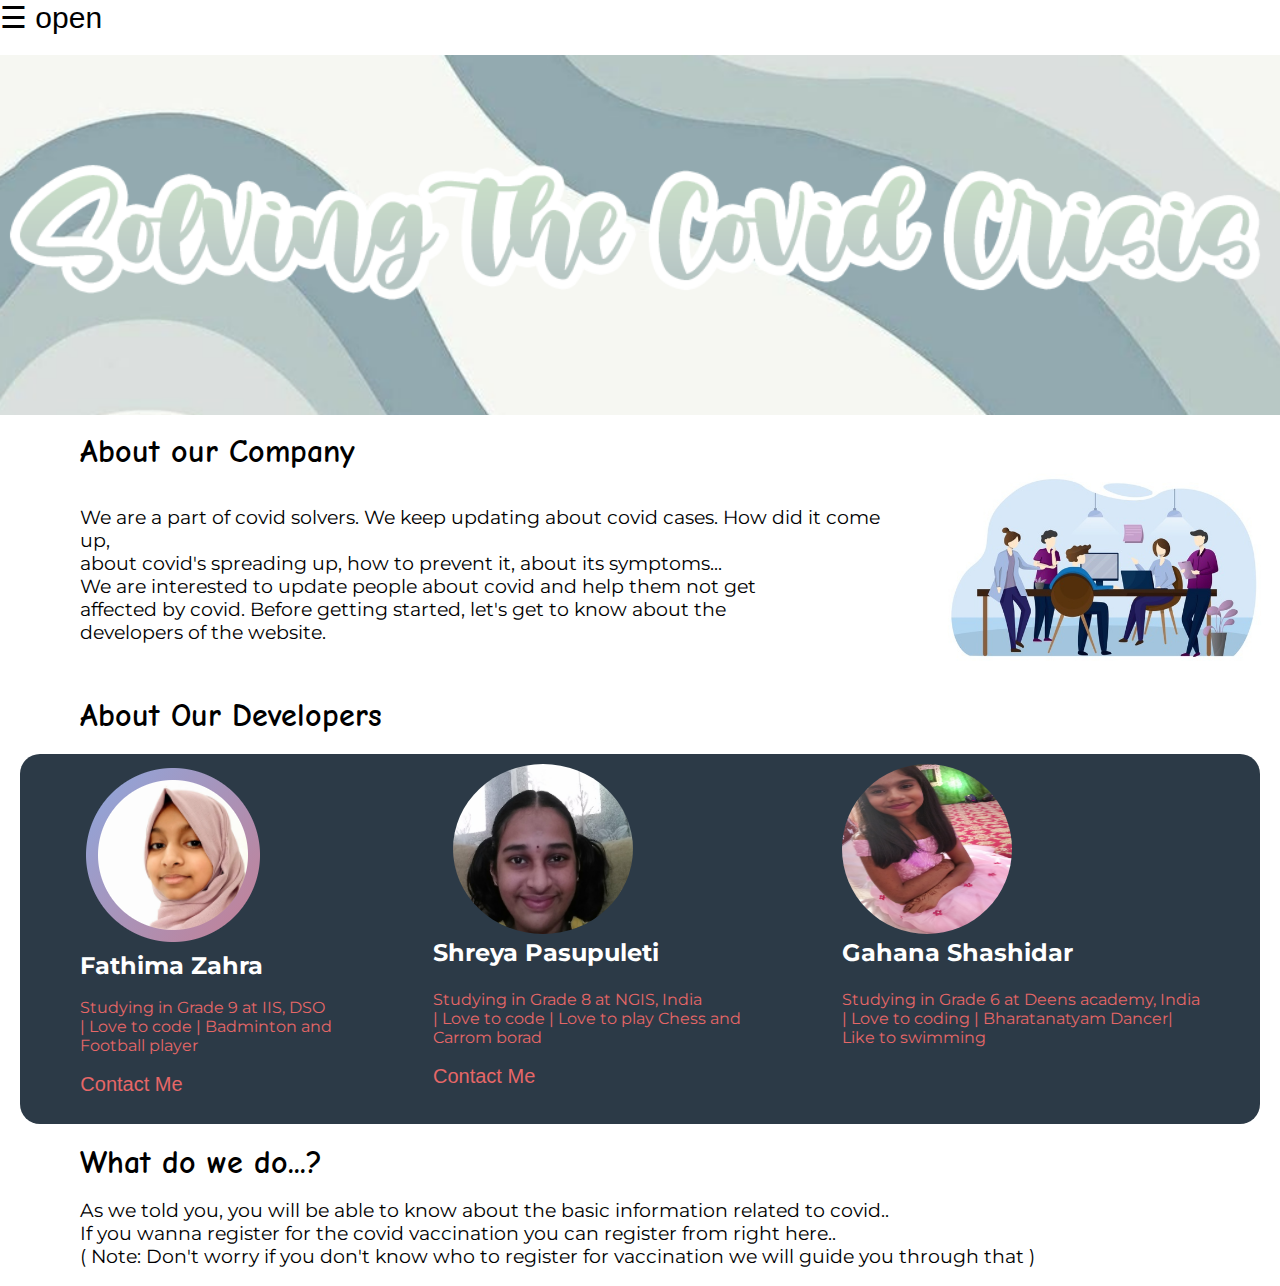
<file: index.html>
<!DOCTYPE html>
<html lang="en">
<head>
    <meta charset="UTF-8">
    <meta http-equiv="X-UA-Compatible" content="IE=edge">
    <meta name="viewport" content="width=device-width, initial-scale=1.0">
    <title>Solving Covid Crises</title>
    <link rel="stylesheet" href="style.css">
</head>
<body>

    <div id="myNav" class="overlay">
        <a href="javascript:void(0)" class="closebtn" onclick="closeNav()">&times;</a>
        <div class="overlay-content">
          <a href="./index.html">Home</a>
          <a href="./evolution.html">Evolution of Coronavirus</a>
          <a href="./in-tracker.html" target="_blank">Covid-19 LiveTracker in India</a>
          <a href="./ae-tracker.html" target="_blank">Covid-19 LiveTracker in UAE</a>
          <a href="#">News</a>
          <a href="./symptoms.html">Symptoms</a>
          <a href="./precautions.html">Precautions</a>
          <a href="./contact.html">Contact Us</a>
        </div>
      </div>
      <h2></h2>
      <span style="font-size:30px;cursor:pointer" onclick="openNav()">&#9776; open</span>

    <header>
    </header>

    <div class="aboutus"><br>
        <h1 id="h10">About our Company</h1><br><br>
        <div id="para-img">
            <p id="about-us">We are a part of covid solvers. We keep updating about covid cases. How did it come up, <br>
                about covid's spreading up, how to prevent it, about its symptoms... <br> 
                We are interested to update people about covid and help them not get <br>
                affected by covid. Before getting started, let's get to know about the <br> 
                developers of the website.
            </p>
            <img src="./assest/team work.jpg" alt="" id="team">
        </div>
    </div>
    <div class="about-developers"><br>
        <h1>About Our Developers</h1>
        <div id="people">
            <div class="fathima people">
                <img src="./assest/image.png" alt="" id="fathima">
                <h2 class="h2">Fathima Zahra</h2><br>
                <p class="p">Studying in Grade 9 at IIS, DSO <br>
                | Love to code | Badminton and <br> Football player</p>
                <br>
                <a href="https://linktr.ee/FathimaZahra" class="contact-me" id="fathiima" target="_blank">Contact Me</a><br>
                <br></div>
            <div class="shreya people">
                <img src="./assest/shreya.jpg" alt="" id="shreya"><br>
                <h2 class="h2">Shreya Pasupuleti</h2><br>
                <p class="p q">Studying in Grade 8 at NGIS, India <br>
                | Love to code | Love to play Chess and <br> Carrom borad</p>
                <br><a href="https://linktr.ee/Shreya_P" class="contact-me" id="me" target="_blank">Contact Me</a>
                <br></div>
            <div class="gahana people">
                <img src="./assest/gahana.jpg" alt="" id="gahana">
                <h2 class="h2">Gahana Shashidar</h2><br>
                <p class="p q r">Studying in Grade 6 at Deens academy, India <br>
                | Love to coding | Bharatanatyam Dancer| <br> Like to swimming </p>
            </div>
        </div>
    </div>

    <div class="services">
        <h1 id="h1">What do we do...?</h1><br>
        <p id="about-us">As we told you, you will be able to know about the basic information related to covid.. <br>
        If you wanna register for the covid vaccination you can register from right here.. <br>
    ( Note: Don't worry if you don't know who to register for vaccination we will guide you through that )</p><br>
    </div>

    <script>
        function openNav() {
  document.getElementById("myNav").style.height = "100%";
}
function closeNav() {
  document.getElementById("myNav").style.height = "0%";
}
    </script>

</body>
</html>
</file>
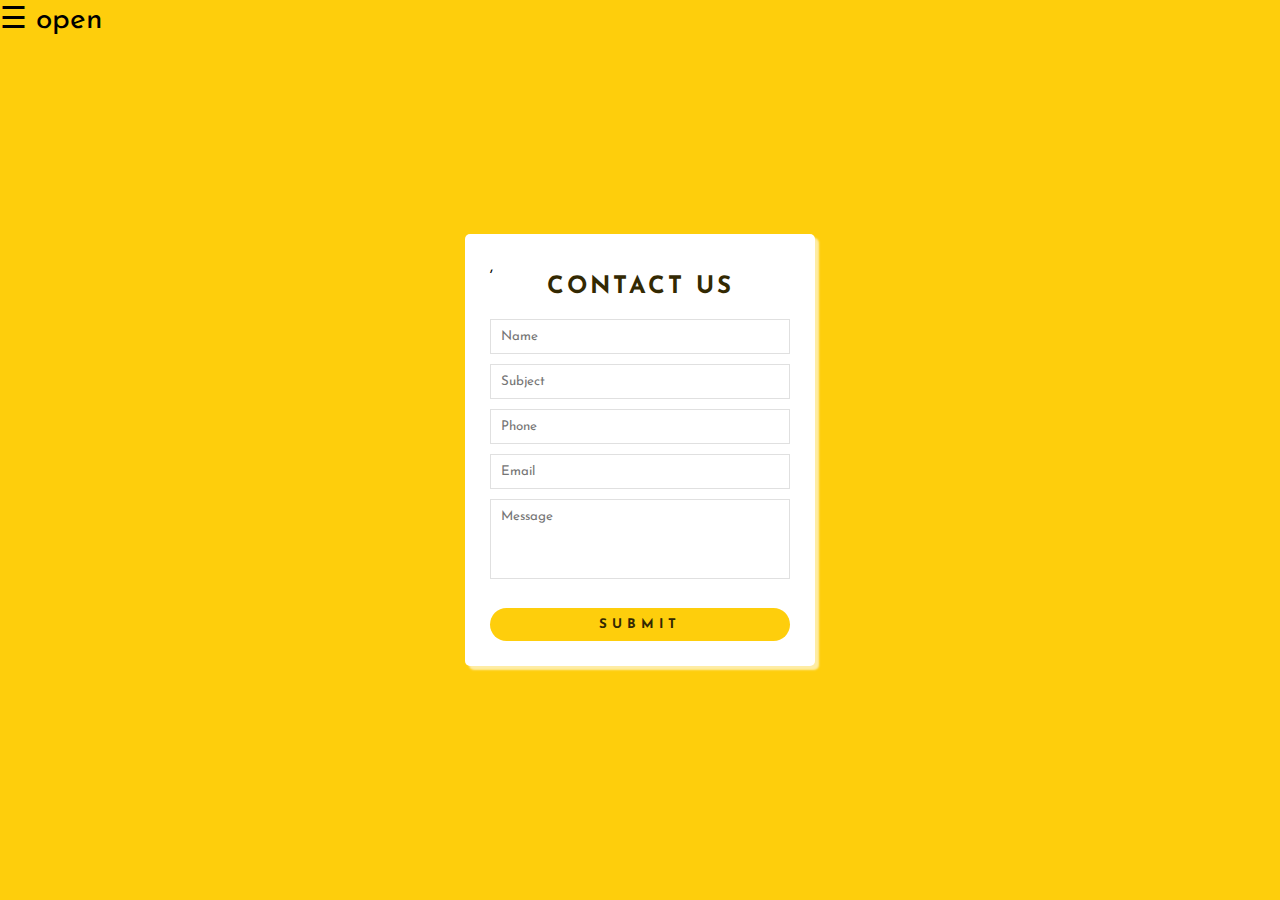
<file: contact.html>
<!DOCTYPE html>
<html lang="en">
<head>
	<meta charset="UTF-8">
	<title>Contact us</title>
	<link rel="stylesheet" href="contact.css">
</head>
<body>

    <div id="myNav" class="overlay">
        <a href="javascript:void(0)" class="closebtn" onclick="closeNav()">&times;</a>
        <div class="overlay-content">
          <a href="./index.html">Home</a>
          <a href="./evolution.html">Evolution of Coronavirus</a>
          <a href="./in-tracker.html">Covid-19 LiveTracker in India</a>
          <a href="./ae-tracker.html">Covid-19 LiveTracker in UAE</a>
          <a href="#">News</a>
          <a href="./symptoms.html">Symptoms</a>
          <a href="./precautions.html">Precautions</a>
          <a href="./contact.html">Contact Us</a>
        </div>
      </div>
      <h2></h2>
      <span style="font-size:30px;cursor:pointer" onclick="openNav()">&#9776; open</span>

<div class="wrapper">,
  <h2>Contact us</h2>
  <div id="error_message"></div>
  <form action="mailto:shreya.p@nextgenschool.in?Subject=My Best Friend Application" method="post" enctype="text/plain" id="myform" onsubmit="return validate();"></form>
    <div class="input_field">
        <input type="text" placeholder="Name" id="name">
    </div>
    <div class="input_field">
        <input type="text" placeholder="Subject" id="subject">
    </div>
    <div class="input_field">
        <input type="text" placeholder="Phone" id="phone">
    </div>
    <div class="input_field">
        <input type="text" placeholder="Email" id="email">
    </div>
    <div class="input_field">
        <textarea placeholder="Message" id="message"></textarea>
    </div>
    <div class="btn">
        <input type="submit">
    </div>
  </form>
</div>

<script>
    function openNav() {
document.getElementById("myNav").style.height = "100%";
}
function closeNav() {
document.getElementById("myNav").style.height = "0%";
}
</script>

<script src="script.js"></script>
</body>
</html>
</file>
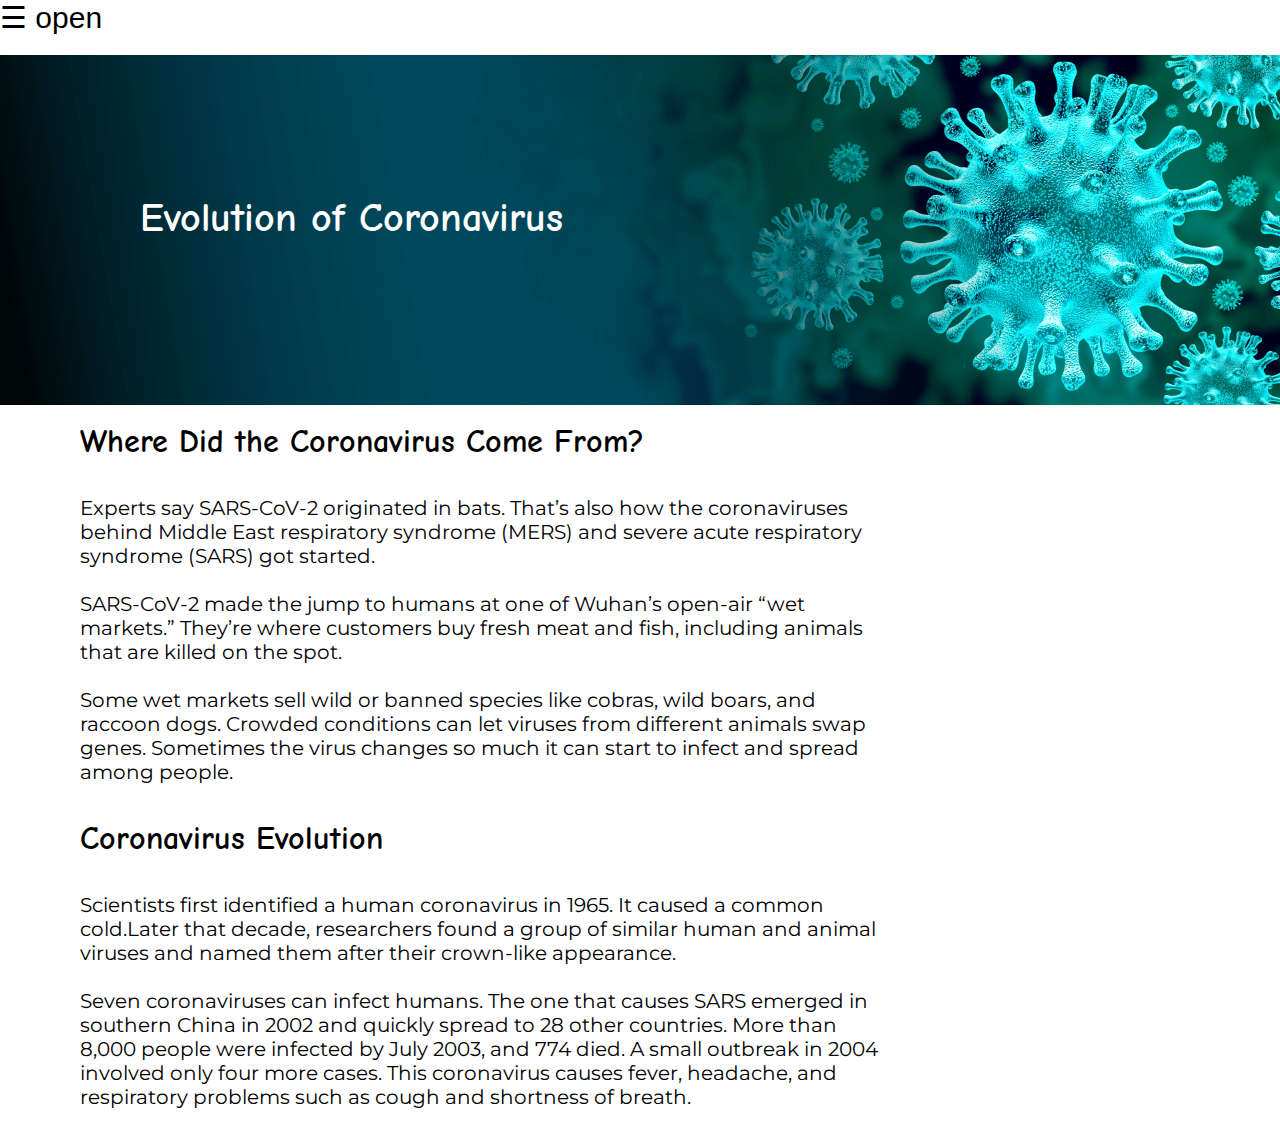
<file: evolution.html>
<!DOCTYPE html>
<html lang="en">
<head>
    <meta charset="UTF-8">
    <meta http-equiv="X-UA-Compatible" content="IE=edge">
    <meta name="viewport" content="width=device-width, initial-scale=1.0">
    <title>Evolution</title>
    <link rel="stylesheet" href="evolution.css">
</head>
<body>
  <div id="myNav" class="overlay">
    <a href="javascript:void(0)" class="closebtn" onclick="closeNav()">&times;</a>
    <div class="overlay-content">
      <a href="./index.html">Home</a>
      <a href="./evolution.html">Evolution of Coronavirus</a>
      <a href="./in-tracker.html" target="_blank">Covid-19 LiveTracker in India</a>
      <a href="./ae-tracker.html" target="_blank">Covid-19 LiveTracker in UAE</a>
      <a href="#">News</a>
      <a href="./symptoms.html">Symptoms</a>
      <a href="./precautions.html">Precautions</a>
      <a href="./contact.html">Contact Us</a>
    </div>
  </div>
  <h2></h2>
  <span style="font-size:30px;cursor:pointer" onclick="openNav()">&#9776; open</span>

      <header><h1 id="h1=header">Evolution of Coronavirus</h1></header>
      <br>
      <h1 id="h1-0">Where Did the Coronavirus Come From?</h1><br><br>
      <p id="p00">Experts say SARS-CoV-2 originated in bats. That’s also how the coronaviruses <br>
     behind Middle East respiratory syndrome (MERS) and severe acute respiratory <br>
     syndrome (SARS) got started. <br><br>
    
     SARS-CoV-2 made the jump to humans at one of Wuhan’s open-air “wet <br>
     markets.” They’re where customers buy fresh meat and fish, including animals <br>
     that are killed on the spot. <br><br>
    
     Some wet markets sell wild or banned species like cobras, wild boars, and <br>
     raccoon dogs. Crowded conditions can let viruses from different animals swap <br>
     genes. Sometimes the virus changes so much it can start to infect and spread <br>
     among people.</p><br><br>
      <h1 id="h1-1">Coronavirus Evolution</h1><br><br>
      <p id="p0">Scientists first identified a human coronavirus in 1965. It caused a common <br>
     cold.Later that decade, researchers found a group of similar human and animal <br>
     viruses and named them after their crown-like appearance. <br><br>
     
     Seven coronaviruses can infect humans. The one that causes SARS emerged in <br>
    southern China in 2002 and quickly spread to 28 other countries. More than <br>
    8,000 people were infected by July 2003, and 774 died. A small outbreak in 2004 <br>
    involved only four more cases. This coronavirus causes fever, headache, and <br>
    respiratory problems such as cough and shortness of breath.</p><br>

      <script>
        function openNav() {
  document.getElementById("myNav").style.height = "100%";
}
function closeNav() {
  document.getElementById("myNav").style.height = "0%";
}
    </script>
</body>
</html>
</file>
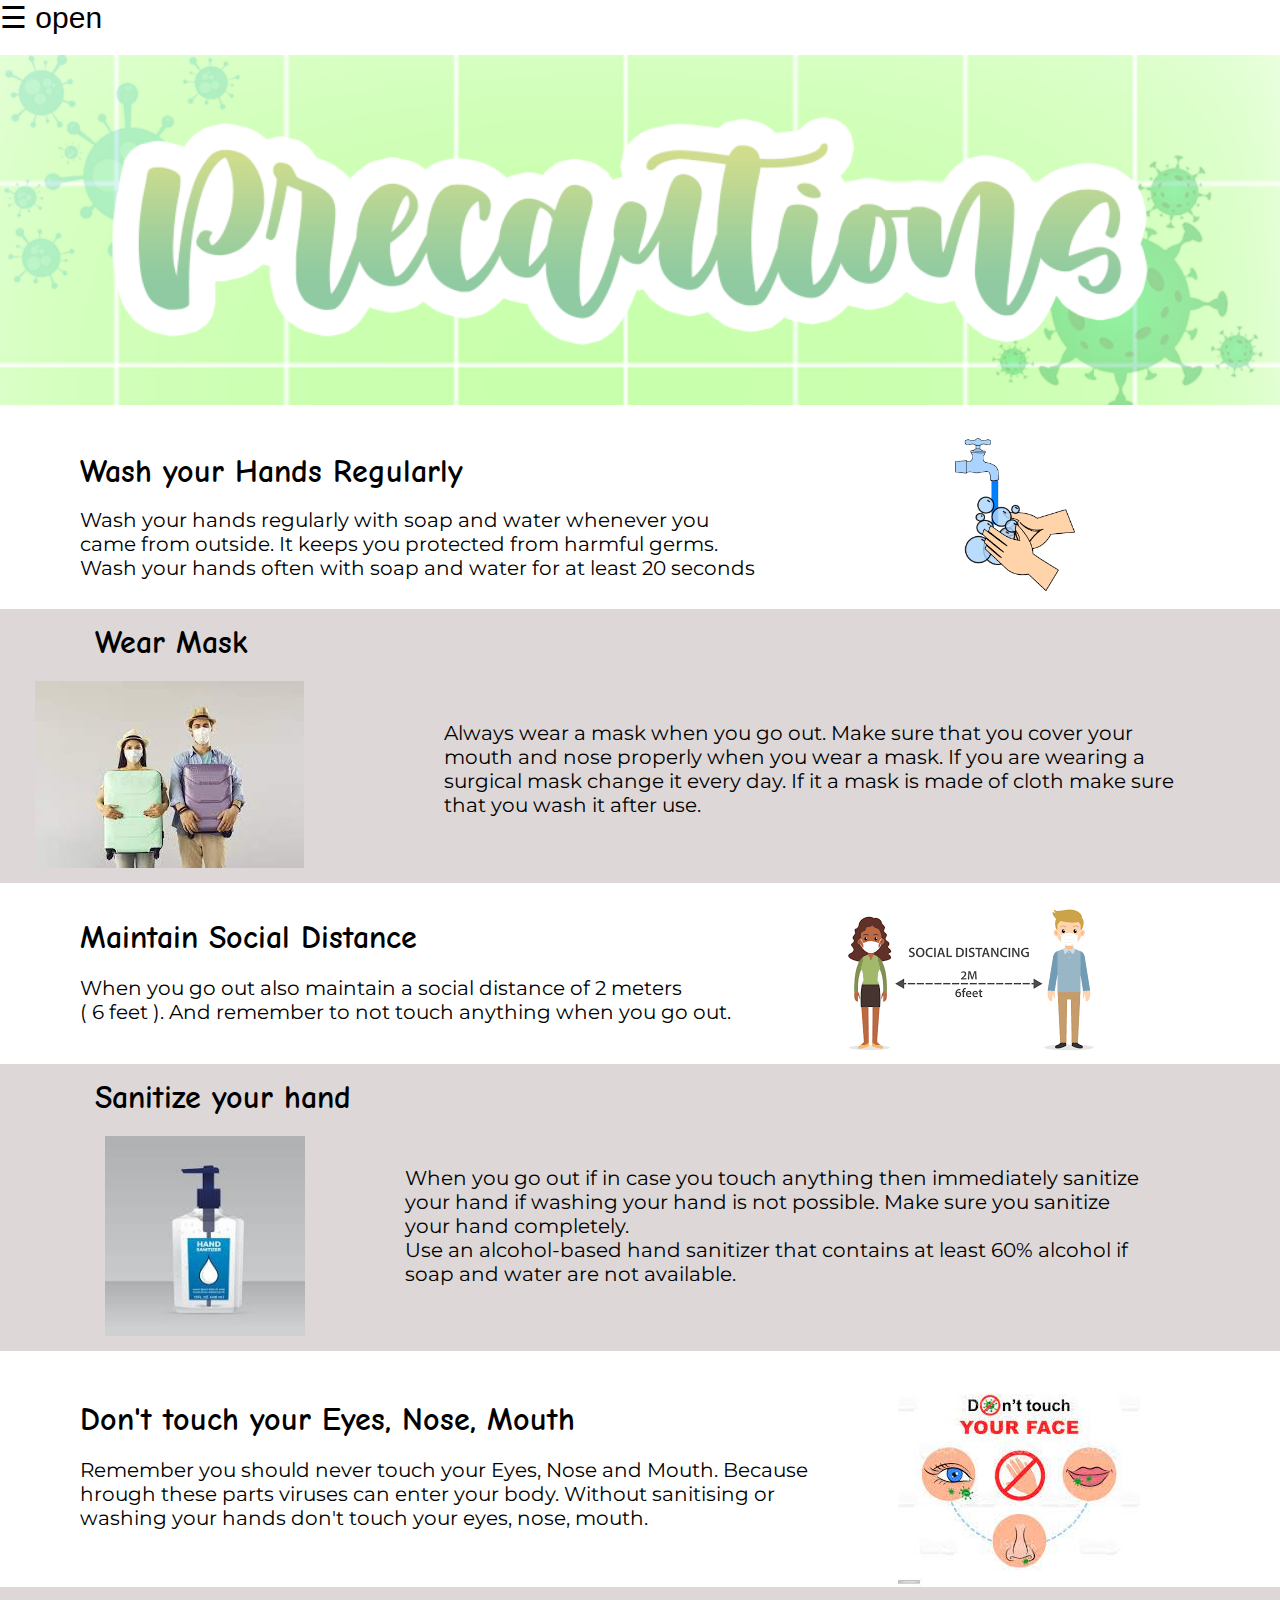
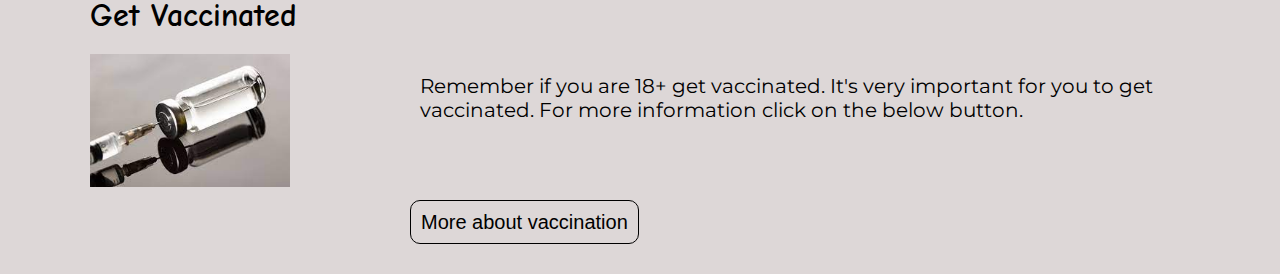
<file: precautions.html>
<!DOCTYPE html>
<html lang="en">
<head>
    <meta charset="UTF-8">
    <meta http-equiv="X-UA-Compatible" content="IE=edge">
    <meta name="viewport" content="width=device-width, initial-scale=1.0">
    <title>Precautions</title>
    <link rel="stylesheet" href="precautions.css">
</head>
<body>
  <div id="myNav" class="overlay">
    <a href="javascript:void(0)" class="closebtn" onclick="closeNav()">&times;</a>
    <div class="overlay-content">
      <a href="./index.html">Home</a>
      <a href="./evolution.html">Evolution of Coronavirus</a>
      <a href="./in-tracker.html" target="_blank">Covid-19 LiveTracker in India</a>
      <a href="./ae-tracker.html" target="_blank">Covid-19 LiveTracker in UAE</a>
      <a href="#">News</a>
      <a href="./symptoms.html">Symptoms</a>
      <a href="./precautions.html">Precautions</a>
      <a href="./contact.html">Contact Us</a>
    </div>
  </div>
  <h2></h2>
  <span style="font-size:30px;cursor:pointer" onclick="openNav()">&#9776; open</span>
      
      <header></header>

      <div class="precautions">
          <div class="wash-hands"><br>
              <h1 id="h1-1">Wash your Hands Regularly</h1>
              <br> <div id="wash"><br>
                  <p id="p0">Wash your hands regularly with soap and water whenever you <br> came from
                    outside. It keeps you protected from harmful germs. <br>
                    Wash your hands often with soap and water for at least 20 seconds</p>

                    <img src="./assest/washing-hands.png" alt="" id="washing"><br>
              </div>
          </div>
          <br><div class="wear-mask">
            <h1 id="h1-2">Wear Mask</h1>
            <div id="mask"><br><br>
              <img src="./assest/mask.jpg" alt="" id="masks"><br>
              <p id="p1">Always wear a mask when you go out. Make sure that you cover your <br>
                mouth and nose properly when you wear a mask.  If you are wearing a <br>
                surgical mask change it every day. If it a mask is made of cloth make sure <br>
                that you wash it after use.</p>
            </div>
          </div>
          <div class="social-distancing">
            <br><br><h1 id="h1-3">Maintain Social Distance</h1>
            <div class="social">
              <br><p id="p3">When you go out also maintain a social distance of 2 meters  <br> ( 6 feet ).
                And remember to not touch anything when you go out.</p>
                <img src="./assest/social-distancing.png" alt="" id="distance">
            </div>
          </div>
          <div class="sanitizer">
            <h1 id="h1-9">Sanitize your hand</h1>
            <div class="sanitize">
              <img src="./assest/santizer.jpg" alt="" id="sanitizer"><br>
              <p id="p">When you go out if in case you touch anything then immediately sanitize <br>
                your hand if washing your hand is not possible. Make sure you sanitize <br>
                your hand completely. <br>
                Use an alcohol-based hand sanitizer that contains at least 60% alcohol if <br> soap and water are not available.</p>
            </div>
          </div>
          <div class="dont-touch">
            <h1 id="h1-4">Don't touch your Eyes, Nose, Mouth</h1>
            <div class="touch">
              <br><p id="p4">Remember you should never touch your Eyes, Nose and Mouth. Because <br>
                hrough these parts viruses can enter your body. Without sanitising or <br>
                washing your hands don't touch your eyes, nose, mouth.</p>
                <img src="./assest/don't-touch.jpg" alt="" id="dont">
            </div>
          </div>
          <div class="getvaccinated">
            <h1 id="h1-5">Get Vaccinated</h1>
            <div class="vaccination">
              <img src="./assest/vaccination.jpg" alt="" id="vaccination"><br>
              <p id="p5">Remember if you are 18+ get vaccinated. It's very important for you to get  <br>
                vaccinated. For more information click on the below button.</p>
            </div>
            <br><br><br><div class="a">
              <a href="./vaccine.html" id="vaccine" target="blank">More about vaccination</a>
            </div>
          </div>
      </div>


      <script>
          function openNav() {
  document.getElementById("myNav").style.height = "100%";
}
function closeNav() {
  document.getElementById("myNav").style.height = "0%";
}
      </script>
</body>
</html>
</file>
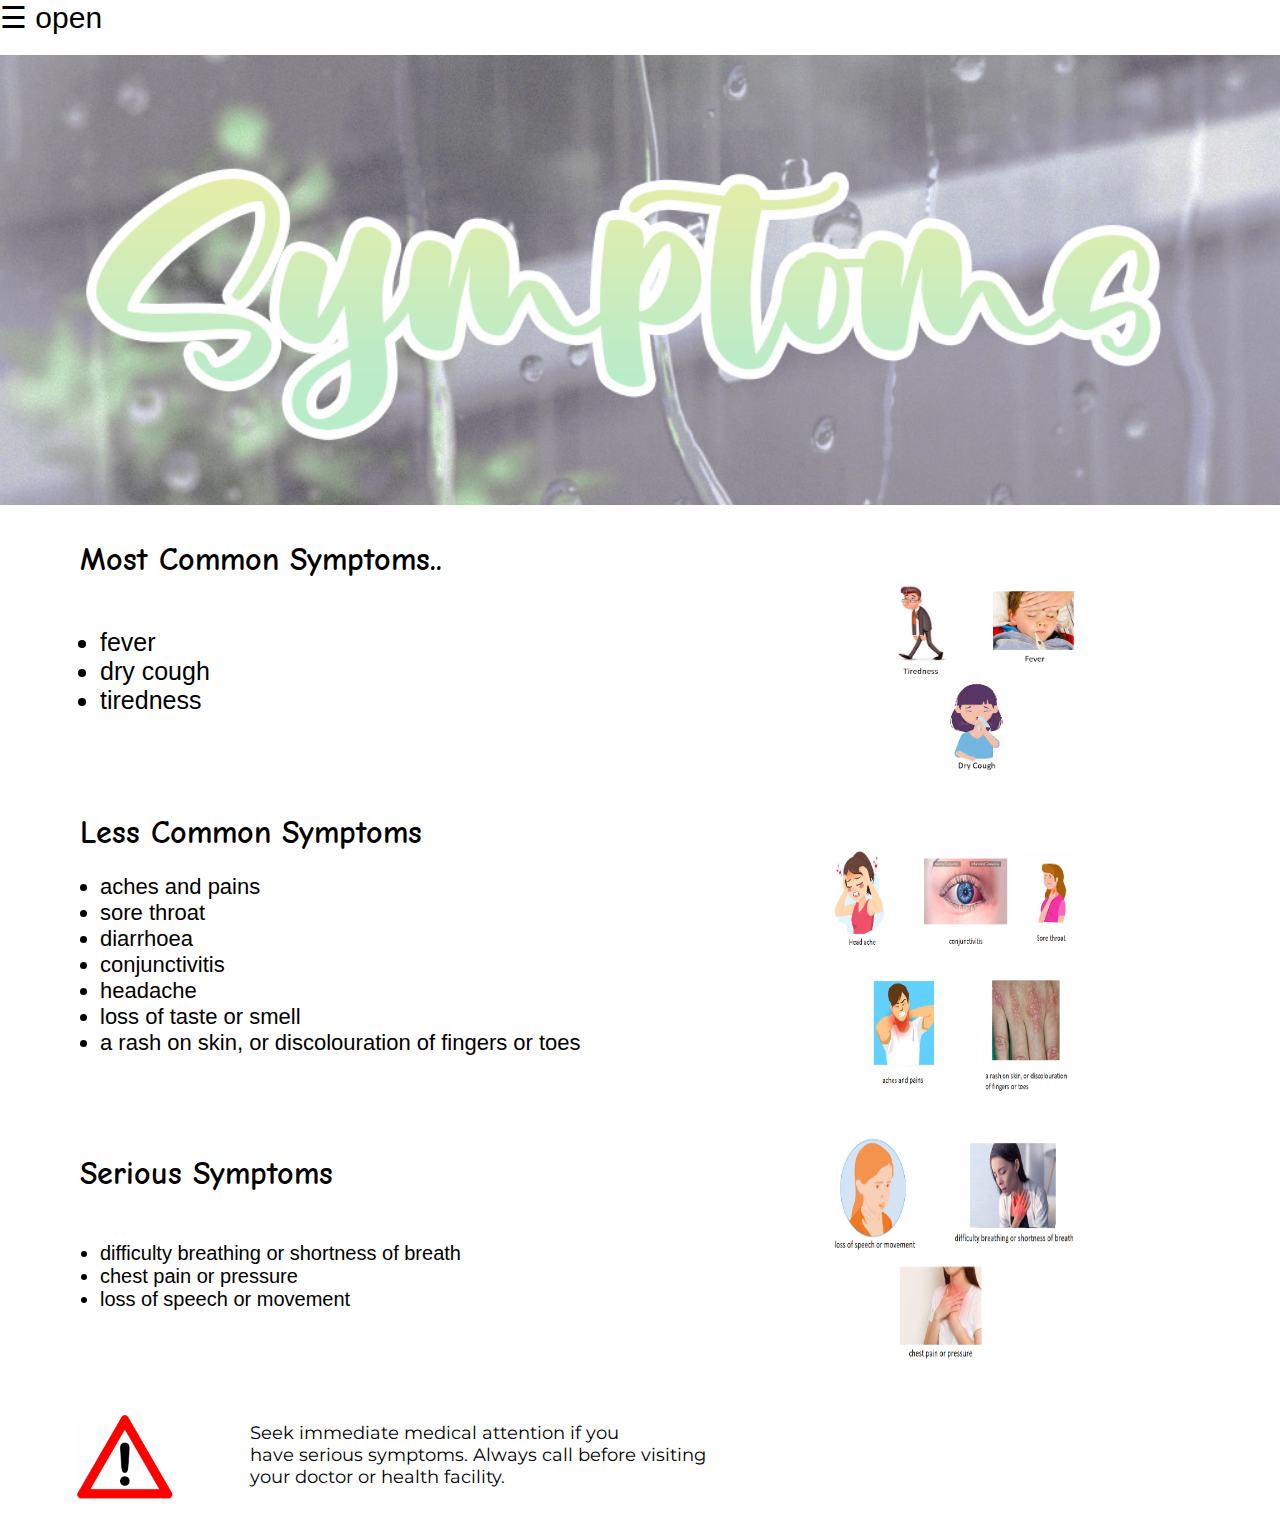
<file: symptoms.html>
<!DOCTYPE html>
<html lang="en">
<head>
    <meta charset="UTF-8">
    <meta http-equiv="X-UA-Compatible" content="IE=edge">
    <meta name="viewport" content="width=device-width, initial-scale=1.0">
    <title>Symptoms</title>
    <link rel="stylesheet" href="symptoms.css">
</head>
<body>
    <div id="myNav" class="overlay">
        <a href="javascript:void(0)" class="closebtn" onclick="closeNav()">&times;</a>
        <div class="overlay-content">
          <a href="./index.html">Home</a>
          <a href="./evolution.html">Evolution of Coronavirus</a>
          <a href="./in-tracker.html" target="_blank">Covid-19 LiveTracker in India</a>
          <a href="./ae-tracker.html" target="_blank">Covid-19 LiveTracker in UAE</a>
          <a href="#">News</a>
          <a href="./symptoms.html">Symptoms</a>
          <a href="./precautions.html">Precautions</a>
          <a href="./contact.html">Contact Us</a>
        </div>
      </div>
      <h2></h2>
      <span style="font-size:30px;cursor:pointer" onclick="openNav()">&#9776; open</span>
    <header></header>
    <br><br>
    <div class="Symptoms">
        <h1 id="h1-1">Most Common Symptoms..</h1>
        <div class="common">
            <div class="li">
                <li class="sym">fever</li>
                <li class="sym">dry cough</li>
                <li class="sym">tiredness</li>
            </div>
        <img src="./assest/all-together.png" alt="" id="all-together">
        </div>
        <br><br>
        <div class="less">
            <h1 id="h1-2">Less Common Symptoms</h1>
            <div class="common">
                <div id="li">
                    <li class="sym sym2">aches and pains</li>
                    <li class="sym sym2">sore throat</li>
                    <li class="sym sym2">diarrhoea</li>
                    <li class="sym sym2">conjunctivitis</li>
                    <li class="sym sym2">headache</li>
                    <li class="sym sym2">loss of taste or smell</li>
                    <li class="sym sym2">a rash on skin, or discolouration of fingers or toes</li>
                </div>
                <img src="./assest/all-together-2.png" alt="" id="all-together2">
            </div>
        </div><br><br>
        <div class="serious"><br>
            <h1 id="h1-3">Serious Symptoms</h1>
            <div class="common">
                <div class="li8">
                    <li class="sym">difficulty breathing or shortness of breath</li>
                    <li class="sym">chest pain or pressure</li>
                    <li class="sym">loss of speech or movement</li>
                </div>
                <img src="./assest/all-together-3.png" alt="" id="all-together3">
            </div>
        </div>
    </div>
    <div class="warning">
        <img src="./assest/warning.png" alt="" id="warning">
        <p id="p5">Seek immediate medical attention if you  <br> have serious symptoms.
            Always call before visiting <br> your doctor or health facility.</p>
    </div>

    <script>
        function openNav() {
document.getElementById("myNav").style.height = "100%";
}
function closeNav() {
document.getElementById("myNav").style.height = "0%";
}
    </script>
</body>
</html>
</file>
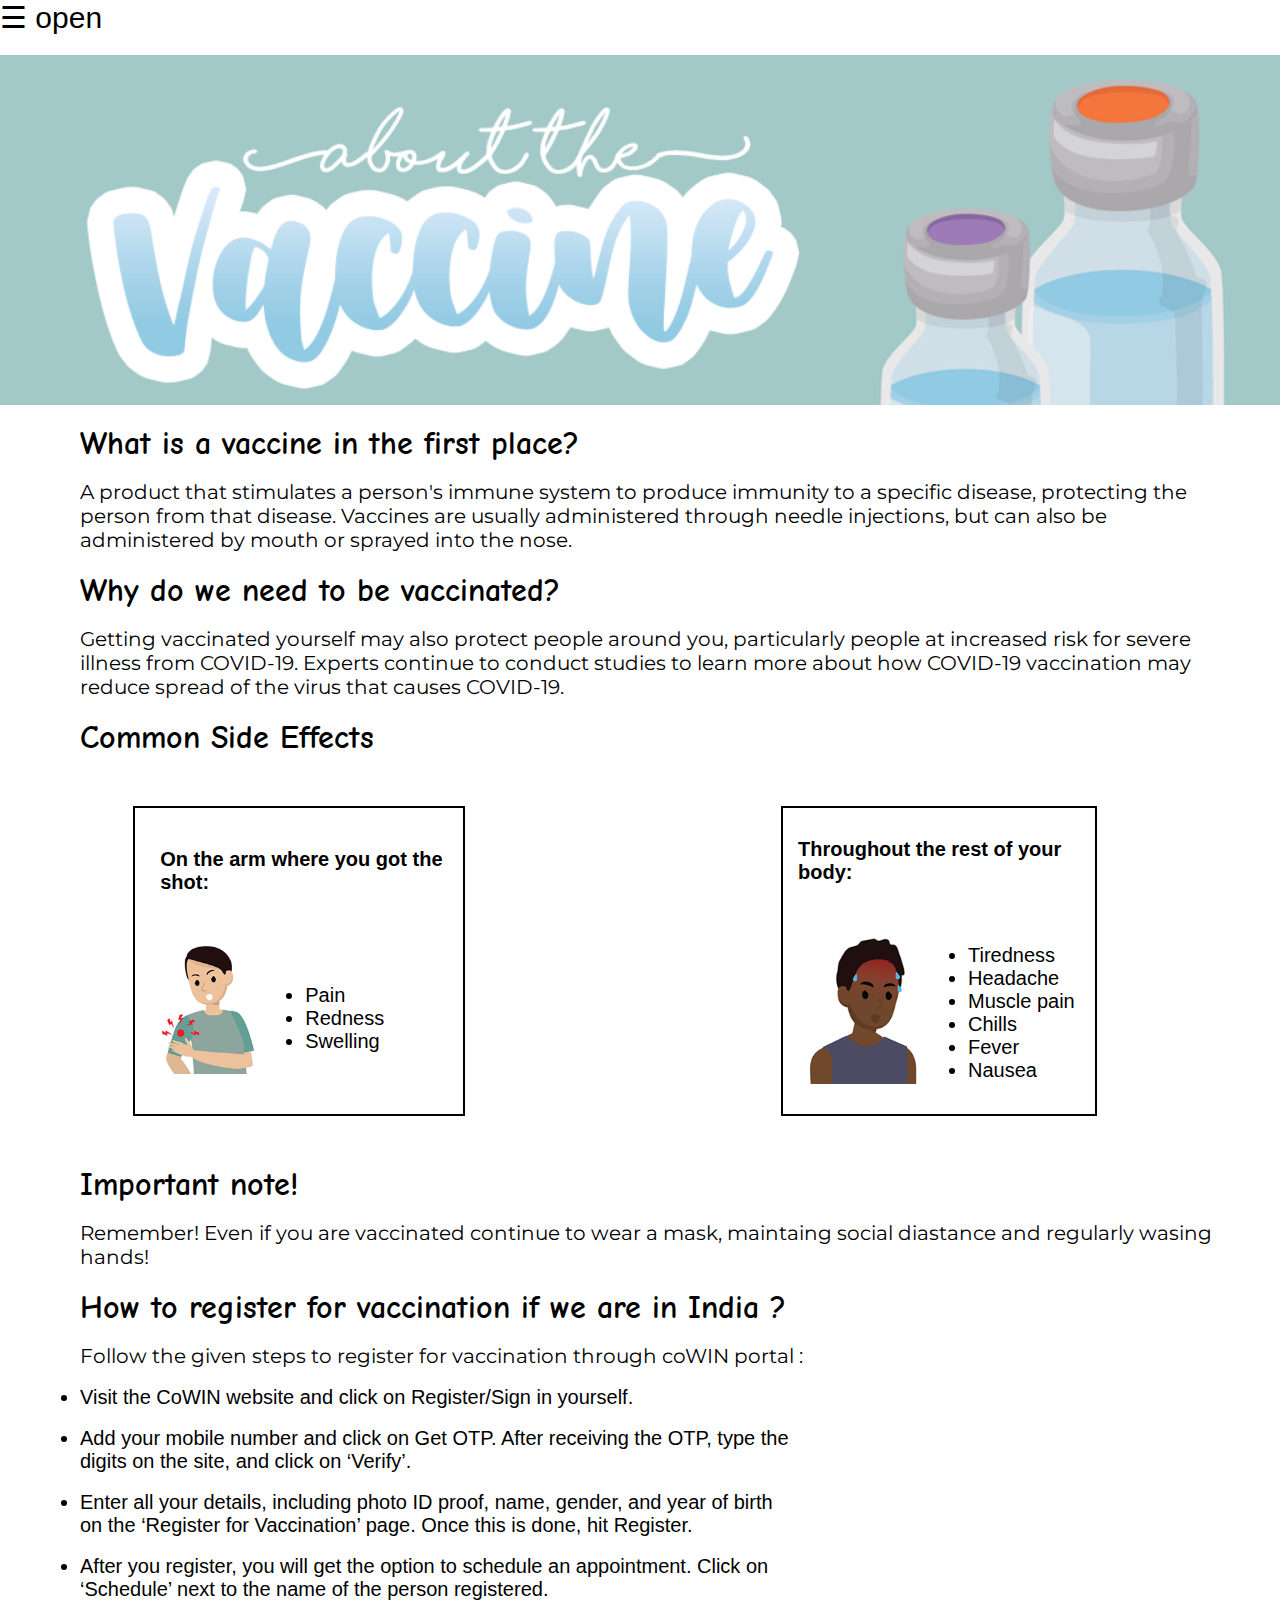
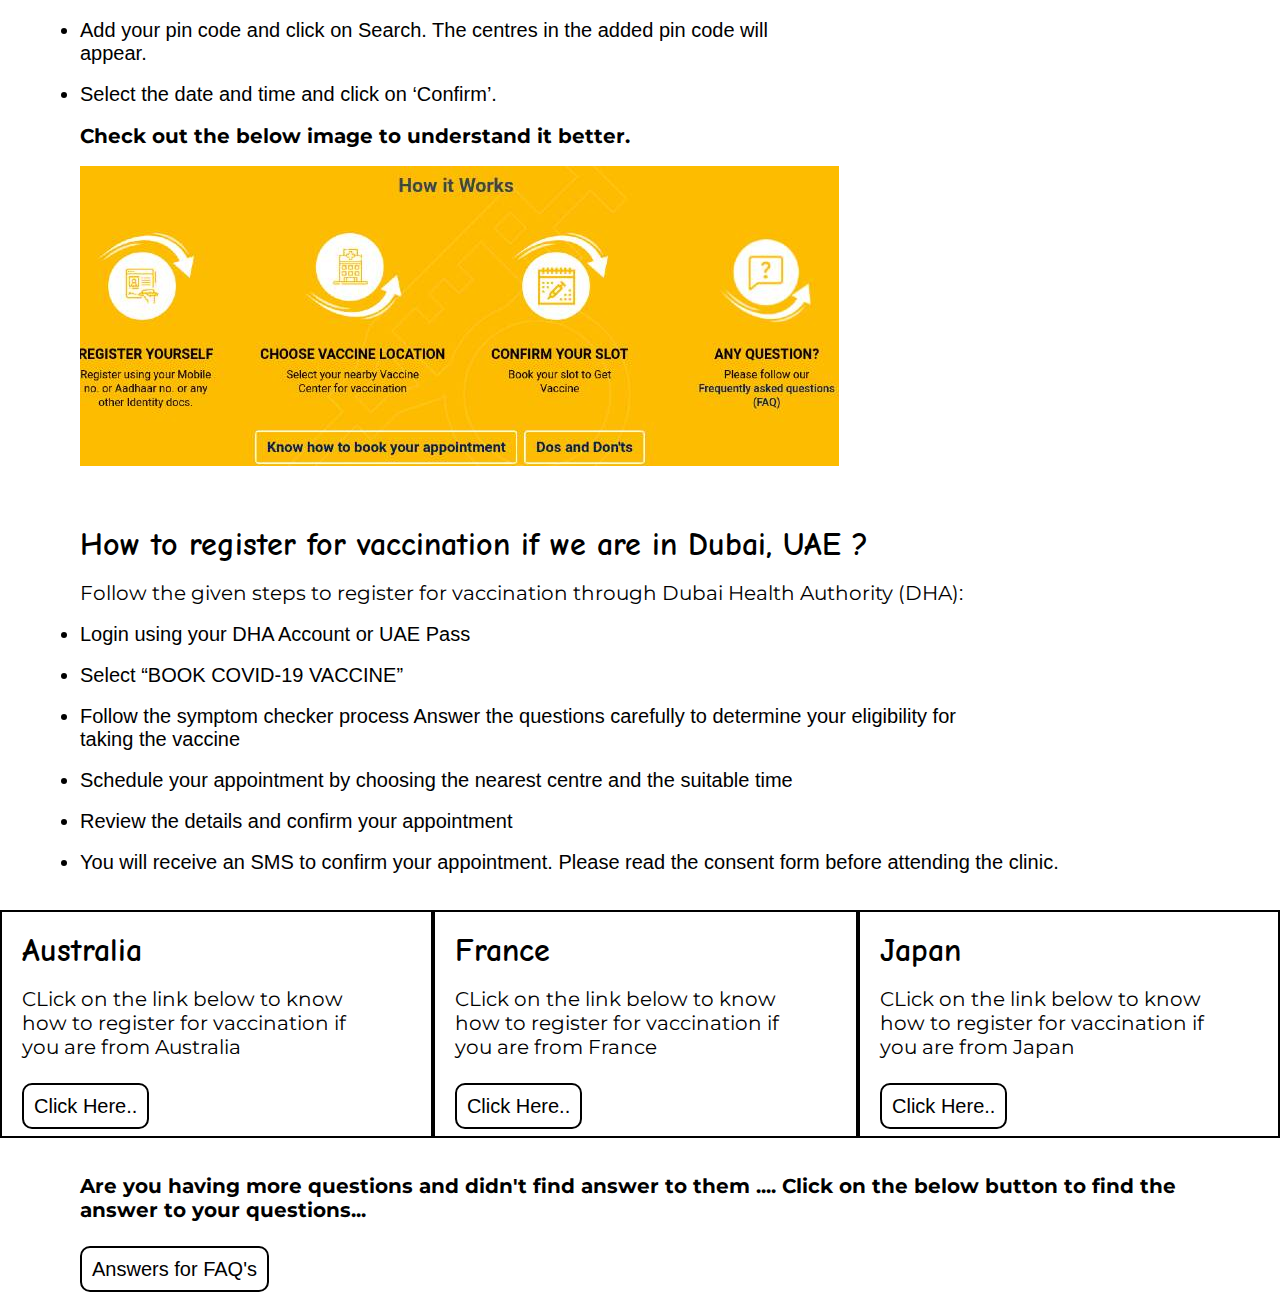
<file: vaccine.html>
<!DOCTYPE html>
<html lang="en">
<head>
    <meta charset="UTF-8">
    <meta http-equiv="X-UA-Compatible" content="IE=edge">
    <meta name="viewport" content="width=device-width, initial-scale=1.0">
    <title>Vaccination</title>
    <link rel="stylesheet" href="vaccine.css">
</head>
<body>
    <div id="myNav" class="overlay">
        <a href="javascript:void(0)" class="closebtn" onclick="closeNav()">&times;</a>
        <div class="overlay-content">
          <a href="./index.html">Home</a>
          <a href="./evolution.html">Evolution of Coronavirus</a>
          <a href="./in-tracker.html" target="_blank">Covid-19 LiveTracker in India</a>
          <a href="./ae-tracker.html" target="_blank">Covid-19 LiveTracker in UAE</a>
          <a href="#">News</a>
          <a href="./symptoms.html">Symptoms</a>
          <a href="./precautions.html">Precautions</a>
          <a href="./contact.html">Contact Us</a>
        </div>
      </div>
      <h2></h2>
      <span style="font-size:30px;cursor:pointer" onclick="openNav()">&#9776; open</span>
    <header></header>

    <div id="what">
        <h1>What is a vaccine in the first place?</h1>
        <br>
        <p>A product that stimulates a person's immune system to produce immunity to a specific disease, protecting 
            the person from that disease. Vaccines are usually administered through needle injections,
             but can also be administered by mouth or sprayed into the nose.</p>
    </div>


    <div id="why">
        <h1>Why do we need to be vaccinated?</h1>
        <br>
        <p>Getting vaccinated yourself may also protect people around you, particularly people at increased 
            risk for severe illness from COVID-19.
            Experts continue to conduct studies to learn more about how COVID-19 vaccination may reduce 
            spread of the virus that causes COVID-19.</p>
    </div>

    
        <h1>Common Side Effects</h1>
        <div id="side-effects">
        <div id="table">
            <h3>On the arm where you got the <br> shot:</h2>
            <div id="umm">
                <img src="./assest/shot.png" alt="" id="shot">
                <div class="li">
                    <li>Pain</li>
                    <li>Redness</li>
                    <li>Swelling</li>
                </div>
            </div>
        </div>
        <div id="table-2">
            <h3 id="h3">Throughout the rest of your <br> body:</h3>
            <div id="huh">
                <img src="./assest/man-sweating.png" alt="" id="body">
                <div id="li">
                    <li>Tiredness</li>
                <li>Headache</li>
                <li>Muscle pain</li>
                <li>Chills</li>
                <li>Fever</li>
                <li>Nausea</li>
                </div>
            </div>
        </div>
    </div>


    <!-- <h1>Helpful Tips to Relieve Side Effects</h1>
    <div class="tips">
        <div class="table">
            <h3>To reduce pain and discomfort <br> where you got the shot</h3>
            <img src="./assest/shot-2.png" alt="" id="shot-2">
            <div class="li2">
                <li>Apply a clean, cool, <br> wet washcloth over <br> the area.</li><br>
                <li>Use or exercise your <br> arm.</li>
            </div>
        </div>
    </div> -->

    <h1>Important note!</h1><br>
    <p>Remember! Even if you are vaccinated continue to wear a mask, maintaing social diastance and regularly wasing hands!</p>

    <div class="register">
        <h1>How to register for vaccination if we are in India ?</h1><br>
        <p>Follow the given steps to register for vaccination through coWIN portal :</p><br>
        <li class="list">Visit the CoWIN website and click on Register/Sign in yourself.</li> <br>
        <li class="list">Add your mobile number and click on Get OTP. After receiving the OTP, type the <br>
            digits on the site, and click on ‘Verify’.</li> <br>
        <li class="list">Enter all your details, including photo ID proof, name, gender, and year of birth <br>
            on the ‘Register for Vaccination’ page. Once this is done, hit Register.</li> <br>
        <li class="list">After you register, you will get the option to schedule an appointment. Click on <br>
            ‘Schedule’ next to the name of the person registered.</li> <br>
        <li class="list">Add your pin code and click on Search. The centres in the added pin code will <br>
            appear.</li> <br>
        <li class="list">Select the date and time and click on ‘Confirm’.</li><br>
        <p><b>Check out the below image to understand it better.</b></p><br>
        <img src="./assest/cowin.jpg" alt="" id="cowin"><br><br><br>
        <h1>How to register for vaccination if we are in Dubai, UAE ?</h1><br>
        <p>Follow the given steps to register for vaccination through Dubai Health Authority (DHA):</p><br>
        <li class="list">Login using your DHA Account or UAE Pass</li> <br>
        <li class="list">Select “BOOK COVID-19 VACCINE”</li> <br>
        <li class="list">Follow the symptom checker process Answer the questions carefully to determine your eligibility for
            <br>taking the vaccine</li> <br>
        <li class="list">Schedule your appointment by choosing the nearest centre and the suitable time</li> <br>
        <li class="list">Review the details and confirm your appointment</li> <br>
        <li class="list">You will receive an SMS to confirm your appointment. Please read the consent form before attending the clinic.</li>
    <br><br>

    <div class="others">
        <div class="australia">
            <h1 class="other-country">Australia</h1><br>
            <!-- <img src="./assest/country1.png" alt="" id="australia"> -->
            <p class="other-country">CLick on the link below to know how to register
            for vaccination if you are from Australia</p><br><br>
            <a href="https://www.health.gov.au/initiatives-and-programs/covid-19-vaccines/getting-vaccinated-for-covid-19" target="_blank" class="link">Click Here..</a><br><br>
        </div>
        <div class="france">
            <h1 class="other-country">France</h1><br>
            <!-- <img src="./assest/country1.png" alt="" id="australia"> -->
            <p class="other-country">CLick on the link below to know how to register
            for vaccination if you are from France</p><br><br>
            <a href="https://www.thelocal.fr/20210406/explained-how-to-sign-up-for-spare-covid-vaccine-doses-in-france/" target="_blank" class="link">Click Here..</a><br><br>
        </div>
        <div class="japan">
            <h1 class="other-country">Japan</h1><br>
            <!-- <img src="./assest/country1.png" alt="" id="australia"> -->
            <p class="other-country">CLick on the link below to know how to register
            for vaccination if you are from Japan</p><br><br>
            <a href="https://www.japantimes.co.jp/how-to-coronavirus-vaccinations-japan/" target="_blank" class="link">Click Here..</a><br><br>
        </div>
    </div>

   

    <br><br><h2>Are you having more questions and didn't find answer to them .... Click on the below button to find the answer to your questions...</h2><br>
    <br><a href="https://www.mohfw.gov.in/covid_vaccination/vaccination/faqs.html" id="answers">Answers for FAQ's</a><br>
    </div>

    <script>
        function openNav() {
document.getElementById("myNav").style.height = "100%";
}
function closeNav() {
document.getElementById("myNav").style.height = "0%";
}
    </script>
</body>
</html>
</file>
<file: style.css>
@import url('https://fonts.googleapis.com/css2?family=Comic+Neue:ital@1&family=Montserrat&display=swap');

*{
    margin:0;
    padding: 0;
}

h1{
    font-family: 'Comic Neue', cursive;
    margin-left:80px;
}

p,h2{
    font-family: 'Montserrat', sans-serif;
    /* margin-left:80px; */
}

body {
    font-family: 'Lato', sans-serif;
  }
  .overlay {
    height: 0%;
    width: 100%;
    position: fixed;
    z-index: 1;
    top: 0;
    left: 0;
    background-color: rgb(0,0,0);
    background-color: rgba(0,0,0, 0.9);
    overflow-y: hidden;
    transition: 0.5s;
  }
  .overlay-content {
    position: relative;
    top: 25%;
    width: 100%;
    text-align: center;
    margin-top: -30px;
  }
  .overlay a {
    padding: 8px;
    text-decoration: none;
    font-size: 36px;
    color: #818181;
    display: block;
    transition: 0.3s;
  }
  .overlay a:hover, .overlay a:focus {
    color: #f1f1f1;
  }
  .overlay .closebtn {
    position: absolute;
    top: 20px;
    right: 45px;
    font-size: 60px;
  }
  @media screen and (max-height: 450px) {
    .overlay {overflow-y: auto;}
    .overlay a {font-size: 20px}
    .overlay .closebtn {
    font-size: 40px;
    top: 15px;
    right: 35px;
    }
  }

  #about-us{
      margin-left: 80px;
      margin-right: 50px;
      font-size:19px;
  }

  #team{
      width: 350px;
      margin-top: -60px;
  }

  #para-img{
      display: flex;
      flex-direction: row;
  }

  #h2{
    margin-top: 10px;
  }

#shreya{
  border-radius: 800%;
  margin-left: 20px;
  width: 180px;
  height: 170px;
}

#gahana{
  border-radius: 800%;
  /* margin-left: 20px; */
  width: 170px;
  height: 170px;
}

.q{
  margin-top: 5px;
}

  #people{
      display: flex;
      flex-direction: row;
      background-color: #2C3A47;
      padding: 10px;
      justify-content: space-around;
      margin: 20px;
      border-radius: 20px;
  }

  h2{
      color: white;
  }

  .p{
    color: #E66767;
  }

  header>h1{
    font-size: 50px;
    margin-left: 380px;
  }

  header{
    background-image: url("./assest/solving-covid-crises.png");
    background-repeat: no-repeat;
    background-size: cover;
    height: 360px;
    margin-top: 20px;
  }


  .contact-me{
    color: #E66767;
    font-size: 20px;
    text-decoration: none;
  }

  @media screen and (max-width:540px){
    header{
      height:350px;
      width: 800px;
    }
    #para-img{
      display: flex;
      flex-direction: column;
    }
    #about-us{
      margin-left: 40px;
      margin-right: -200px;
      font-size: 30px;
    }
    #team{
      margin-left: 100px;
      width: 400px;
      margin-top: 50px;
    }
    #h1{
      font-size: 40px;
      margin-left: 50px;  
    }
    #h10{
      font-size: 37px;
      margin-left: 50px;
    }
    #people{
      display: flex;
      flex-direction: column;
      margin-right: -260px;
    }
    .people{
      margin-left: 260px;
    }
    .h2{
      margin-left: 10px;
    }
    .p{
      margin-left: -100px;
      font-size: 25px;
      margin-bottom: 20px;
    }
    .r{
      margin-left: -150px;
      font-size: 25px;
      margin-bottom: 20px;
    }
    .contact-me{
      font-size: 35px;
      margin-left: 10px;
    }
  }
  
  @media screen and (max-width:415px){
    header{
      height:200px;
      width: 600px;
    }
    #para-img{
      display: flex;
      flex-direction: column;
    }
    #about-us{
      margin-left: 40px;
      margin-right: -200px;
      font-size: 30px;
    }
    #team{
      margin-left: 100px;
      width: 400px;
      margin-top: 50px;
    }
    #h10{
      font-size: 38px;
      margin-left: 50px;
    }
    #people{
      display: flex;
      flex-direction: column;
      margin-right: -180px;
    }
    .people{
      margin-left: 150px;
    }
    .h2{
      margin-left: 10px;
    }
    .p{
      margin-left: -80px;
      font-size: 25px;
      margin-bottom: 20px;
    }
    .contact-me{
      font-size: 35px;
      margin-left: 10px;
    }
  }

  @media screen and (max-width:380px){
    header{
      height:350px;
      width: 600px;
    }
    #para-img{
      display: flex;
      flex-direction: column;
    }
    #about-us{
      margin-left: 40px;
      margin-right: -200px;
      font-size: 30px;
    }
    #team{
      margin-left: 100px;
      width: 400px;
      margin-top: 50px;
    }
    #h1{
      font-size: 40px;
      margin-left: 50px;  
    }
    #h10{
      font-size: 37px;
      margin-left: 50px;
    }
    #people{
      display: flex;
      flex-direction: column;
      margin-right: -200px;
    }
    .people{
      margin-left: 150px;
    }
    .h2{
      margin-left: 10px;
    }
    .p{
      margin-left: -80px;
      font-size: 25px;
      margin-bottom: 20px;
    }
    .contact-me{
      font-size: 35px;
      margin-left: 10px;
    }
  }

  @media screen and (max-width:320px){
    header{
      height:350px;
      width: 600px;
    }
    #para-img{
      display: flex;
      flex-direction: column;
    }
    #about-us{
      margin-left: 40px;
      margin-right: -200px;
      font-size: 30px;
    }
    #team{
      margin-left: 100px;
      width: 400px;
      margin-top: 50px;
    }
    #h1{
      font-size: 40px;
      margin-left: 50px;  
    }
    #h10{
      font-size: 37px;
      margin-left: 50px;
    }
    #people{
      display: flex;
      flex-direction: column;
      margin-right: -260px;
    }
    .people{
      margin-left: 150px;
    }
    .h2{
      margin-left: 10px;
    }
    .p{
      margin-left: -80px;
      font-size: 25px;
      margin-bottom: 20px;
    }
    .contact-me{
      font-size: 35px;
      margin-left: 10px;
    }
  }
</file>
<file: contact.css>
@import url('https://fonts.googleapis.com/css?family=Josefin+Sans');

*{
  margin: 0;
  padding: 0;
  box-sizing: border-box;
  outline: none;
  font-family: 'Josefin Sans', sans-serif;
}

body{
  background: #fece0c;
}

.overlay {
  height: 0%;
  width: 100%;
  position: fixed;
  z-index: 1;
  top: 0;
  left: 0;
  background-color: rgb(0,0,0);
  background-color: rgba(0,0,0, 0.9);
  overflow-y: hidden;
  transition: 0.5s;
}
.overlay-content {
  position: relative;
  top: 25%;
  width: 100%;
  text-align: center;
  margin-top: 30px;
}
.overlay a {
  padding: 8px;
  text-decoration: none;
  font-size: 36px;
  color: #818181;
  display: block;
  transition: 0.3s;
}
.overlay a:hover, .overlay a:focus {
  color: #f1f1f1;
}
.overlay .closebtn {
  position: absolute;
  top: 20px;
  right: 45px;
  font-size: 60px;
}
@media screen and (max-height: 450px) {
  .overlay {overflow-y: auto;}
  .overlay a {font-size: 20px}
  .overlay .closebtn {
  font-size: 40px;
  top: 15px;
  right: 35px;
  }
}

.wrapper{
  position: absolute;
  top: 50%;
  left: 50%;
  transform: translate(-50%,-50%);
  max-width: 350px;
  width: 100%;
  background: #fff;
  padding: 25px;
  border-radius: 5px;
  box-shadow: 4px 4px 2px rgba(254,236,164,1); 
}

.wrapper h2{
  text-align: center;
  margin-bottom: 20px;
  text-transform: uppercase;
  letter-spacing: 3px;
  color: #332902;
}

.wrapper .input_field{
  margin-bottom: 10px;
}

.wrapper .input_field input[type="text"],
.wrapper textarea{
  border: 1px solid #e0e0e0;
  width: 100%;
  padding: 10px;
}

.wrapper textarea{
  resize: none;
  height: 80px;
}

.wrapper .btn input[type="submit"]{
  border: 0px;
  margin-top: 15px;
  padding: 10px;
  text-align: center;
  width: 100%;
  background: #fece0c;
  color: #332902;
  text-transform: uppercase;
  letter-spacing: 5px;
  font-weight: bold;
  border-radius: 25px;
  cursor: pointer;
}

#error_message{
  margin-bottom: 20px;
  background: #fe8b8e;
  padding: 0px;
  text-align: center;
  font-size: 14px;
  transition: all 0.5s ease;
}
</file>
<file: evolution.css>
@import url('https://fonts.googleapis.com/css2?family=Comic+Neue:ital@1&family=Montserrat&display=swap');

*{
    margin:0;
    padding: 0;
}

h1{
    font-family: 'Comic Neue', cursive;
    margin-left:80px;
}

p,h2{
    font-family: 'Montserrat', sans-serif;
    /* margin-left:80px; */
}

body {
    font-family: 'Lato', sans-serif;
  }
  .overlay {
    height: 0%;
    width: 100%;
    position: fixed;
    z-index: 1;
    top: 0;
    left: 0;
    background-color: rgb(0,0,0);
    background-color: rgba(0,0,0, 0.9);
    overflow-y: hidden;
    transition: 0.5s;
  }
  .overlay-content {
    position: relative;
    top: 25%;
    width: 100%;
    text-align: center;
    margin-top: -30px;
  }
  .overlay a {
    padding: 8px;
    text-decoration: none;
    font-size: 36px;
    color: #818181;
    display: block;
    transition: 0.3s;
  }
  .overlay a:hover, .overlay a:focus {
    color: #f1f1f1;
  }
  .overlay .closebtn {
    position: absolute;
    top: 20px;
    right: 45px;
    font-size: 60px;
  }
  @media screen and (max-height: 450px) {
    .overlay {overflow-y: auto;}
    .overlay a {font-size: 20px}
    .overlay .closebtn {
    font-size: 40px;
    top: 15px;
    right: 35px;
    }
  }

  header{
    background-image: url("./assest/header2.png");
    background-repeat: no-repeat;
    background-size: cover;
    height: 350px;
    margin-top: 20px;
  }

  header>h1{
      color: white;
      font-size: 40px;
      padding-top: 140px;
      padding-left: 60px;
  }

  #p0, #p00{
      margin-left: 80px;
      font-size: 20px;
  }

  @media screen and (max-width: 1024px){
    *{
        margin: 0;
        padding: 0;
    }
    header{
        height: 340px;
        width: 1194px;
    }
    header>h1{
        padding-top: 100px;
        font-size: 52px;
        margin-left: -20px;
    }
    #h1-0{
        font-size: 50px;
        margin-left: 20px;
    }
    #h1-1{
      font-size: 50px;
      margin-left: 20px;
  }
    #p00, #p0{
        margin-left: 20px;
        font-size: 40px;
        margin-right: -100px;
    }
}

  @media screen and (max-width: 768px){
    *{
        margin: 0;
        padding: 0;
    }
    header{
        height: 270px;
        width: 770px;
    }
    header>h1{
        padding-top: 100px;
        font-size: 42px;
        margin-left: -20px;
    }
    #h1-0{
        font-size: 25px;
        margin-left: 20px;
    }
    #h1-1{
      font-size: 30px;
      margin-left: 20px;
  }
    #p00, #p0{
        margin-left: 20px;
        font-size: 30px;
        margin-right: 20px;
    }
}

@media screen and (max-width: 560px){
    *{
        margin: 0;
        padding: 0;
    }
    header{
        height: 270px;
        width: 770px;
    }
    header>h1{
        padding-top: 100px;
        font-size: 42px;
        margin-left: -20px;
    }
    #h1-0{
        font-size: 25px;
        margin-left: 20px;
    }
    #h1-1{
      font-size: 30px;
      margin-left: 20px;
  }
    #p00, #p0{
        margin-left: 20px;
        font-size: 30px;
        margin-right: -150px;
    }
}

  @media screen and (max-width: 415px){
    *{
        margin: 0;
        padding: 0;
    }
    header{
        height: 150px;
        width: 430px;
    }
    header>h1{
        padding-top: 50px;
        font-size: 22px;
        margin-left: -50px;
    }
    #h1-0{
        font-size: 21px;
        margin-left: 20px;
    }
    #h1-1{
      font-size: 25px;
      margin-left: 20px;
  }
    #p00, #p0{
        margin-left: 20px;
        font-size: 20px;
        margin-right: 20px;
    }
}

  @media screen and (max-width: 400px){
      *{
          margin: 0;
          padding: 0;
      }
      header{
          height: 120px;
          width: 400px;
      }
      header>h1{
          padding-top: 50px;
          font-size: 22px;
          margin-left: -50px;
      }
      #h1-0{
          font-size: 21px;
          margin-left: 20px;
      }
      #h1-1{
        font-size: 25px;
        margin-left: 20px;
    }
      #p00, #p0{
          margin-left: 20px;
          font-size: 20px;
          margin-right: 20px;
      }
  }
</file>
<file: precautions.css>
@import url('https://fonts.googleapis.com/css2?family=Comic+Neue:ital@1&family=Montserrat&display=swap');

*{
    margin:0;
    padding: 0;
}

h1{
    font-family: 'Comic Neue', cursive;
    margin-left:80px;
}

p,h2{
    font-family: 'Montserrat', sans-serif;
    /* margin-left:80px; */
}

body {
    font-family: 'Lato', sans-serif;
  }
  .overlay {
    height: 0%;
    width: 100%;
    position: fixed;
    z-index: 1;
    top: 0;
    left: 0;
    background-color: rgb(0,0,0);
    background-color: rgba(0,0,0, 0.9);
    overflow-y: hidden;
    transition: 0.5s;
  }
  .overlay-content {
    position: relative;
    top: 25%;
    width: 100%;
    text-align: center;
    margin-top: -30px;
  }
  .overlay a {
    padding: 8px;
    text-decoration: none;
    font-size: 36px;
    color: #818181;
    display: block;
    transition: 0.3s;
  }
  .overlay a:hover, .overlay a:focus {
    color: #f1f1f1;
  }
  .overlay .closebtn {
    position: absolute;
    top: 20px;
    right: 45px;
    font-size: 60px;
  }
  @media screen and (max-height: 450px) {
    .overlay {overflow-y: auto;}
    .overlay a {font-size: 20px}
    .overlay .closebtn {
    font-size: 40px;
    top: 15px;
    right: 35px;
    }
  }

  p{
    margin-left: 80px;
    font-size: 20px;
  }

  #wash{
    display: flex;
    flex-direction: row;
  }

  #washing{
    width: 120px;
    margin-left: 200px;
    margin-top: -70px;
  }  
  #washing:hover{
    cursor:pointer;
    transform:scale(1.05);
    -webkit-box-shadow: 8px 6px 6px 0px rgba(50, 50, 50, 0.69);
-moz-box-shadow:    8px 6px 6px 0px rgba(50, 50, 50, 0.69);
box-shadow:         8px 6px 6px 0px rgba(50, 50, 50, 0.69);
  }

  #sanitizer:hover{
    cursor:pointer;
    transform:scale(1.05);
    -webkit-box-shadow: 8px 6px 6px 0px rgba(50, 50, 50, 0.69);
-moz-box-shadow:    8px 6px 6px 0px rgba(50, 50, 50, 0.69);
box-shadow:         8px 6px 6px 0px rgba(50, 50, 50, 0.69);
  }

  #dont:hover{
    cursor:pointer;
    transform:scale(1.05);
    -webkit-box-shadow: 8px 6px 6px 0px rgba(50, 50, 50, 0.69);
-moz-box-shadow:    8px 6px 6px 0px rgba(50, 50, 50, 0.69);
box-shadow:         8px 6px 6px 0px rgba(50, 50, 50, 0.69);
  }

  #vaccination:hover{
    cursor:pointer;
    transform:scale(1.05);
    -webkit-box-shadow: 8px 6px 6px 0px rgba(50, 50, 50, 0.69);
-moz-box-shadow:    8px 6px 6px 0px rgba(50, 50, 50, 0.69);
box-shadow:         8px 6px 6px 0px rgba(50, 50, 50, 0.69);
  }

  #distance:hover{
    cursor:pointer;
    transform:scale(1);
    -webkit-box-shadow: 8px 6px 6px 0px rgba(50, 50, 50, 0.69);
-moz-box-shadow:    8px 6px 6px 0px rgba(50, 50, 50, 0.69);
box-shadow:         8px 6px 6px 0px rgba(50, 50, 50, 0.69);
  }

  #masks:hover{
      cursor:pointer;
      transform:scale(1.05);
    -webkit-box-shadow: 8px 6px 6px 0px rgba(50, 50, 50, 0.69);
    -moz-box-shadow:    8px 6px 6px 0px rgba(50, 50, 50, 0.69);
    box-shadow:         8px 6px 6px 0px rgba(50, 50, 50, 0.69);
  }

  #h1-1{
    margin-top: 30px;
  }

  #mask{
    display: flex;
    flex-direction: row;
  }

  .wear-mask, .sanitizer{
    background-color: rgb(221, 215, 215);
    padding: 15px;
  }

  #p1{
    margin-top: 60px;
    margin-left: 140px;
  }

  #masks{
    margin-left: 20px;
    margin-top: 20px;
  }

  .social{
    display: flex;
    flex-direction: row;
  }

  #p3{
    margin-top: 20px;
  }

  #distance{
    margin-left: 90px;
    margin-top: -60px;
  }

  .sanitize{
    display: flex;
    flex-direction: row;
    background-color: rgb(221, 215, 215);
  }

  .vaccination{
    display: flex;
    flex-direction: row;
  }

  .getvaccinated{
    background-color:rgb(221, 215, 215);
    padding: 10px;
  }

  #vaccine{
    text-decoration: none;
    font-size: 20px;
    border: 1px solid black;
    padding: 10px;
    border-radius: 10px;
    color: black;
    margin-left: 400px;
    margin-top: 10px;
  }

  #vaccine:hover{
    background-color: black;
    color: white;
  }

  .a{
    margin-top: -30px;
    margin-bottom: 30px;
  }

  #vaccination{
    width: 200px;
    margin-left: 80px;
    margin-top: 20px;
  }

  #p5{
    margin-top: 40px;
    margin-left: 130px;
  }

  #dont{
    margin-left: 90px;
    margin-top: -60px;
  }

  .touch{
    display: flex;
    flex-direction: row;
  }

  #h1-4{
    margin-top: 50px;
  }

  #p4{
    margin-top: 20px;
    margin-bottom: 20px;
  }

  #sanitizer{
    margin-left: 90px;
    margin-top: 20px;
    width: 200px;
  }

  #p{
    margin-top: 50px;
    margin-left: 100px;
  }

  header>h1{
    font-size: 50px;
    margin-left: 380px;
  }

header{
  background-image: url("./assest/precautions.png");
  background-repeat: no-repeat;
  background-size: cover;
  height: 350px;
  margin-top: 20px;
}

@media only screen and (max-width: 1030px){
  body{
    display: flex;
    flex-direction: column;
  }
  *{
    margin: 0;
    padding: 0;
  }
  header{
    width: 1020px;
    height: 300px;
  }
}



@media only screen and (max-width: 768px){
  body{
    display: flex;
    flex-direction: column;
  }
  *{
    margin: 0;
    padding: 0;
  }
  header{
    width: 768px;
    height: 200px;
  }
  h1{
    margin-left:20px;
    font-size: 30px;
  }
  #mask,.social,.sanitize, .touch, #wash, .vaccination{
    display: flex;
    flex-direction: row;
  }
  #vaccine{
    padding: 10px;
    margin-left: 400px;
   padding-top: -50px;
  }
  #h1-4{
    margin-left:20px;
    font-size: 30px;
  }
  #p5{
    padding-top: 30px;
    font-size: 22px;
    margin: 0;
    text-align: center;
    margin-left:50px;
    margin-right: 10px;
  }
  #p4{
    margin-top: 20px;
    font-size: 22px;
    margin: 0;
    text-align: center;
    margin-left: 15px;
    margin-right: 15px;
    padding-top: 30px;
  }
  #dont{
    margin-top: -20px;
    width: 250px;
    height: 250px;
    margin-left: 75px;
  }
  #p0, #p1, #p3{
    margin-top: 40px;
    font-size: 25px;
    margin: 0;
    text-align: center;
    margin-left: 10px;
    margin-right: 10px;
  }
  p{
    font-weight: bold;
  }
  #p3{
    margin-top: 90px;
    font-size: 24px;
    margin: 0;
    text-align: center;
    margin-left: 15px;
    margin-right: 10px;
  }
  #distance{
    margin-top: -40px;
    width: 300px;
    height: 250px;
    margin-left: 75px;
  }
  #p1{
    margin-top: 20px;
    font-size: 25px;
    margin: 0;
    text-align: center;
    margin-left: 90px;
    margin-right: 10px;
  }
  #p{
    margin-top: 90px;
    font-size: 20px;
    margin: 0;
    text-align: center;
    margin-left: 5px;
    margin-right: 5px;
    padding-top: 60px;
  }
  #sanitizer{
    margin-top: 30px;
    width: 300px;
    height: 300px;
    margin-left: 20px; 
  }
  #washing{
    margin-top: -45px;
    width: 200px;
    margin-left: 100px;
    margin-right: 30px;
  }

  #vaccination{
    margin-left: 10px;
    width: 200px;
  }
  #masks{
    width: 230px;
    height: 230px;
    margin-left: 20px;
    margin-top: 20px;
  }
  #h1-2{
    font-size: 40px;
    margin-left: 30px;
  }
  #h1-3{
    font-size: 40px;
    margin-left: 30px;
    margin-bottom: 20px;
  }
}

@media only screen and (max-width: 540px){
  body{
    display: flex;
    flex-direction: column;
  }
  *{
    margin: 0;
    padding: 0;
  }
  .wear-mask,.sanitize,.vaccination{
    margin-right: -230px;
  }
  #h1-1{
    font-size: 42px;
    margin-left: 120px;
    margin-right: -200px;
  }
  header{
    width: 768px;
    height: 200px;
  }
  h1{
    margin-left:20px;
    font-size: 30px;
  }
  #mask,.social,.sanitize, .touch, #wash, .vaccination{
    display: flex;
    flex-direction: column;
  }
  #vaccine{
    padding: 10px;
    margin-left: 400px;
   padding-top: -50px;
  }
  #h1-4{
    margin-left:20px;
    font-size: 30px;
  }
  #p5{
    padding-top: 30px;
    font-size: 22px;
    margin: 0;
    text-align: center;
    margin-left:50px;
    margin-right: 10px;
  }
  #p4{
    margin-top: 20px;
    font-size: 22px;
    margin: 0;
    text-align: center;
    margin-left: 15px;
    margin-right: 15px;
    padding-top: 30px;
  }
  #dont{
    margin-top: -20px;
    width: 250px;
    height: 250px;
    margin-left: 75px;
  }
  #p0, #p1, #p3{
    margin-top: 40px;
    font-size: 30px;
    margin: 0;
    text-align: center;
    margin-left: 100px;
    margin-right: -100px;
  }
  p{
    font-weight: bold;
  }
  #p3{
    margin-top: 90px;
    font-size: 24px;
    margin: 0;
    text-align: center;
    margin-left: 15px;
    margin-right: 10px;
  }
  #distance{
    margin-top: -40px;
    width: 300px;
    height: 250px;
    margin-left: 75px;
  }
  #p1{
    margin-top: 20px;
    font-size: 25px;
    margin: 0;
    text-align: center;
    margin-left: 10px;
    margin-right: 10px;
  }
  #p{
    margin-top: 90px;
    font-size: 20px;
    margin: 0;
    text-align: center;
    margin-left: 5px;
    margin-right: 5px;
    padding-top: 60px;
  }
  #sanitizer{
    margin-top: 30px;
    width: 300px;
    height: 300px;
    margin-left: 20px; 
  }
  #washing{
    margin-top: 45px;
    width: 200px;
    height: 200px;
    margin-left: 300px;
  }

  #vaccination{
    margin-left: 10px;
    width: 200px;
  }
  #masks{
    width: 250px;
    height: 250px;
    margin-left: 250px;
    margin-top: 20px;
  }
  #h1-2{
    font-size: 40px;
    margin-left: 250px;
  }
  #h1-3{
    font-size: 40px;
    margin-left: 30px;
    margin-bottom: 20px;
  }
}

@media only screen and (max-width: 415px){
  body{
    display: flex;
    flex-direction: column;
  }
  *{
    margin: 0;
    padding: 0;
  }
  header{
    width: 410px;
    height: 125px;
  }
  h1{
    margin-left:20px;
    font-size: 30px;
  }
  #mask,.social,.sanitize, .touch, #wash, .vaccination{
    display: flex;
    flex-direction: column;
  }
  #vaccination{
    margin-left: 80px;
  }
  #vaccine{
    padding: 10px;
    margin-left: 70px;
    margin-top: 50px;
  }
  #h1-4{
    margin-left:20px;
    font-size: 30px;
  }
  #h1-5{
    margin-left: 80px;
  }
  #p5{
    margin-top: -15px;
    font-size: 22px;
    margin: 0;
    text-align: center;
    margin-left:10px;
    margin-right: 10px;
  }
  #p4{
    margin-top: 20px;
    font-size: 22px;
    margin: 0;
    text-align: center;
    margin-left: 15px;
    margin-right: 15px;
  }
  #dont{
    margin-top: 15px;
    width: 250px;
    height: 250px;
    margin-left: 75px;
  }
  #p0, #p1, #p3{
    margin-top: 20px;
    font-size: 20px;
    margin: 0;
    text-align: center;
    margin-left: 10px;
    margin-right: 10px;
  }
  #p3{
    margin-top: 20px;
    font-size: 22px;
    margin: 0;
    text-align: center;
    margin-left: 15px;
    margin-right: 20px;
  }
  #distance{
    margin-top: 15px;
    width: 250px;
    height: 250px;
    margin-left: 75px;
  }
  #p1{
    margin-top: -25px;
    font-size: 23px;
    margin: 0;
    text-align: center;
    margin-left: 10px;
    margin-right: 10px;
    margin-bottom: 10px;
  }
  #p{
    margin-top: 10px;
    font-size: 20px;
    margin: 0;
    text-align: center;
    margin-left: 5px;
    margin-right: 5px;
  }
  #sanitizer{
    margin-top: 30px;
    width: 300px;
    height: 300px;
    margin-left: 30px; 
  }
  #washing{
    margin-top: 20px;
    width: 200px;
    margin-left: 120px;
  }
  #masks{
    width: 350px;
    height: 300px;
    margin-left: 10px;
    margin-top: -20px;
  }
  #h1-2{
    font-size: 40px;
    margin-left: 30px;
  }
  #h1-3{
    font-size: 30px;
    margin-left: 30px;
  }
}

@media only screen and (max-width: 400px){
  body{
    display: flex;
    flex-direction: column;
  }
  *{
    margin: 0;
    padding: 0;
  }
  header{
    width: 400px;
    height: 125px;
  }
  h1{
    margin-left:20px;
    font-size: 30px;
  }
  #mask,.social,.sanitize, .touch, #wash, .vaccination{
    display: flex;
    flex-direction: column;
  }
  #vaccination{
    margin-left: 80px;
  }
  #vaccine{
    padding: 10px;
    margin-left: 70px;
    margin-top: 50px;
  }
  #h1-4{
    margin-left:20px;
    font-size: 30px;
  }
  #h1-5{
    margin-left: 80px;
  }
  #p5{
    margin-top: -15px;
    font-size: 22px;
    margin: 0;
    text-align: center;
    margin-left:10px;
    margin-right: 10px;
  }
  #p4{
    margin-top: 20px;
    font-size: 22px;
    margin: 0;
    text-align: center;
    margin-left: 15px;
    margin-right: 15px;
  }
  #dont{
    margin-top: 15px;
    width: 250px;
    height: 250px;
    margin-left: 75px;
  }
  #p0, #p1, #p3{
    margin-top: 20px;
    font-size: 20px;
    margin: 0;
    text-align: center;
    margin-left: 10px;
    margin-right: 10px;
  }
  #p3{
    margin-top: 20px;
    font-size: 22px;
    margin: 0;
    text-align: center;
    margin-left: 15px;
    margin-right: 20px;
  }
  #distance{
    margin-top: 15px;
    width: 250px;
    height: 250px;
    margin-left: 75px;
  }
  #p1{
    margin-top: -25px;
    font-size: 23px;
    margin: 0;
    text-align: center;
    margin-left: 10px;
    margin-right: 10px;
    margin-bottom: 10px;
  }
  #p{
    margin-top: 10px;
    font-size: 20px;
    margin: 0;
    text-align: center;
    margin-left: 5px;
    margin-right: 5px;
  }
  #sanitizer{
    margin-top: 30px;
    width: 300px;
    height: 300px;
    margin-left: 30px; 
  }
  #washing{
    margin-top: 20px;
    width: 200px;
    margin-left: 120px;
  }
  #masks{
    width: 350px;
    height: 300px;
    margin-left: 10px;
    margin-top: -20px;
  }
  #h1-2{
    font-size: 40px;
    margin-left: 30px;
  }
  #h1-3{
    font-size: 30px;
    margin-left: 30px;
  }
}

@media only screen and (max-width: 380px){
  body{
    display: flex;
    flex-direction: column;
  }
  *{
    margin: 0;
    padding: 0;
  }
  #h1-1{
    font-size: 28px;
    margin-left: 25px;
  }
  header{
    width: 420px;
    height: 135px;
  }
  h1{
    margin-left:20px;
    font-size: 30px;
  }
  #mask,.social,.sanitize, .touch, #wash, .vaccination{
    display: flex;
    flex-direction: column;
  }
  #vaccination{
    margin-left: 80px;
  }
  #vaccine{
    padding: 10px;
    margin-left: 70px;
    margin-top: 50px;
  }
  #h1-4{
    margin-left:35px;
    font-size: 28px;
  }
  #h1-5{
    margin-left: 80px;
  }
  #p5{
    margin-top: -15px;
    font-size: 22px;
    margin: 0;
    text-align: center;
    margin-left:10px;
    margin-right: 10px;
  }
  #p4{
    margin-top: 20px;
    font-size: 22px;
    margin: 0;
    text-align: center;
    margin-left: 40px;
    margin-right: 15px;
  }
  #dont{
    margin-top: 15px;
    width: 250px;
    height: 250px;
    margin-left: 75px;
  }
  #p0, #p1, #p3{
    margin-top: 20px;
    font-size: 20px;
    margin: 0;
    text-align: center;
    margin-left: 25px;
    margin-right: 10px;
  }
  .wear-mask,.sanitizer,.getvaccinated{
    margin-right: -40px;
  }
  #p3{
    margin-top: 20px;
    font-size: 22px;
    margin: 0;
    text-align: center;
    margin-left: 40px;
    margin-right: 20px;
  }
  #distance{
    margin-top: 15px;
    width: 250px;
    height: 250px;
    margin-left: 75px;
  }
  #p1{
    margin-top: -25px;
    font-size: 23px;
    margin: 0;
    text-align: center;
    margin-left: 10px;
    margin-right: 10px;
    margin-bottom: 10px;
  }
  #h1-9{
    margin-left: 50px;
  }
  #p{
    margin-top: 10px;
    font-size: 20px;
    margin: 0;
    text-align: center;
    margin-left: 5px;
    margin-right: 5px;
  }
  #sanitizer{
    margin-top: 30px;
    width: 300px;
    height: 300px;
    margin-left: 30px; 
  }
  #washing{
    margin-top: 20px;
    width: 200px;
    margin-left: 120px;
  }
  #masks{
    width: 350px;
    height: 300px;
    margin-left: 10px;
    margin-top: -20px;
  }
  #h1-2{
    font-size: 40px;
    margin-left: 30px;
  }
  #h1-3{
    font-size: 30px;
    margin-left: 40px;
  }
}

@media only screen and (max-width: 360px){
  body{
    display: flex;
    flex-direction: column;
  }
  *{
    margin: 0;
    padding: 0;
  }
  #h1-1{
    font-size: 28px;
    margin-left: 25px;
  }
  header{
    width: 400px;
    height: 125px;
  }
  h1{
    margin-left:20px;
    font-size: 30px;
  }
  #mask,.social,.sanitize, .touch, #wash, .vaccination{
    display: flex;
    flex-direction: column;
  }
  #vaccination{
    margin-left: 80px;
  }
  #vaccine{
    padding: 10px;
    margin-left: 70px;
    margin-top: 50px;
  }
  #h1-4{
    margin-left:35px;
    font-size: 28px;
  }
  #h1-5{
    margin-left: 80px;
  }
  #p5{
    margin-top: -15px;
    font-size: 22px;
    margin: 0;
    text-align: center;
    margin-left:10px;
    margin-right: 10px;
  }
  #p4{
    margin-top: 20px;
    font-size: 22px;
    margin: 0;
    text-align: center;
    margin-left: 40px;
    margin-right: 15px;
  }
  #dont{
    margin-top: 15px;
    width: 250px;
    height: 250px;
    margin-left: 75px;
  }
  #p0, #p1, #p3{
    margin-top: 20px;
    font-size: 20px;
    margin: 0;
    text-align: center;
    margin-left: 25px;
    margin-right: 10px;
  }
  .wear-mask,.sanitizer,.getvaccinated{
    margin-right: -40px;
  }
  #p3{
    margin-top: 20px;
    font-size: 22px;
    margin: 0;
    text-align: center;
    margin-left: 40px;
    margin-right: 20px;
  }
  #distance{
    margin-top: 15px;
    width: 250px;
    height: 250px;
    margin-left: 75px;
  }
  #p1{
    margin-top: -25px;
    font-size: 23px;
    margin: 0;
    text-align: center;
    margin-left: 10px;
    margin-right: 10px;
    margin-bottom: 10px;
  }
  #h1-9{
    margin-left: 50px;
  }
  #p{
    margin-top: 10px;
    font-size: 20px;
    margin: 0;
    text-align: center;
    margin-left: 5px;
    margin-right: 5px;
  }
  #sanitizer{
    margin-top: 30px;
    width: 300px;
    height: 300px;
    margin-left: 30px; 
  }
  #washing{
    margin-top: 20px;
    width: 200px;
    margin-left: 120px;
  }
  #masks{
    width: 350px;
    height: 300px;
    margin-left: 10px;
    margin-top: -20px;
  }
  #h1-2{
    font-size: 40px;
    margin-left: 30px;
  }
  #h1-3{
    font-size: 30px;
    margin-left: 40px;
  }
}

@media only screen and (max-width: 320px){
  body{
    display: flex;
    flex-direction: column;
  }
  *{
    margin: 0;
    padding: 0;
  }
  header{
    width: 410px;
    height: 125px;
  }
  h1{
    margin-left:20px;
    font-size: 30px;
  }
  #mask,.social,.sanitize, .touch, #wash, .vaccination{
    display: flex;
    flex-direction: column;
  }
  #h1-1{
    margin-left: 20px;
    font-size: 25px;
  }
  #vaccination{
    margin-left: 80px;
  }
  .wear-mask,.sanitizer,.getvaccinated{
    margin-right: -90px;
  }
  #vaccine{
    padding: 10px;
    margin-left: 70px;
    margin-top: 50px;
  }
  #h1-4{
    margin-left:20px;
    font-size: 25px;
  }
  #h1-5{
    margin-left: 80px;
  }
  #p5{
    margin-top: -15px;
    font-size: 22px;
    margin: 0;
    text-align: center;
    margin-left:10px;
    margin-right: 10px;
  }
  #p4{
    margin-top: 20px;
    font-size: 22px;
    margin: 0;
    text-align: center;
    margin-left: 30px;
    margin-right: -45px;
  }
  #dont{
    margin-top: 15px;
    width: 250px;
    height: 250px;
    margin-left: 75px;
  }
  #p0, #p1, #p3{
    margin-top: 20px;
    font-size: 20px;
    margin: 0;
    text-align: center;
    margin-left: 50px;
    margin-right: -30px;
  }
  #p3{
    margin-top: 20px;
    font-size: 22px;
    margin: 0;
    text-align: center;
    margin-left: 50px;
    margin-right: -30px;
  }
  #distance{
    margin-top: 15px;
    width: 250px;
    height: 250px;
    margin-left: 75px;
  }
  #p1{
    margin-top: -25px;
    font-size: 23px;
    margin: 0;
    text-align: center;
    margin-left: 10px;
    margin-right: 10px;
    margin-bottom: 10px;
  }
  #p{
    margin-top: 10px;
    font-size: 20px;
    margin: 0;
    text-align: center;
    margin-left: 5px;
    margin-right: 5px;
  }
  #sanitizer{
    margin-top: 30px;
    width: 300px;
    height: 300px;
    margin-left: 30px; 
  }
  #washing{
    margin-top: 20px;
    width: 200px;
    margin-left: 120px;
  }
  #masks{
    width: 350px;
    height: 300px;
    margin-left: 10px;
    margin-top: -20px;
  }
  #h1-2{
    font-size: 40px;
    margin-left: 30px;
  }
  #h1-3{
    font-size: 28px;
    margin-left: 20px;
  }
}
</file>
<file: symptoms.css>
@import url('https://fonts.googleapis.com/css2?family=Comic+Neue:ital@1&family=Montserrat&display=swap');

*{
    margin:0;
    padding: 0;
}

h1{
    font-family: 'Comic Neue', cursive;
    margin-left:80px;
}

p,h2{
    font-family: 'Montserrat', sans-serif;
    /* margin-left:80px; */
}

body {
    font-family: 'Lato', sans-serif;
  }
  .overlay {
    height: 0%;
    width: 100%;
    position: fixed;
    z-index: 1;
    top: 0;
    left: 0;
    background-color: rgb(0,0,0);
    background-color: rgba(0,0,0, 0.9);
    overflow-y: hidden;
    transition: 0.5s;
  }
  .overlay-content {
    position: relative;
    top: 25%;
    width: 100%;
    text-align: center;
    margin-top: -30px;
  }
  .overlay a {
    padding: 8px;
    text-decoration: none;
    font-size: 36px;
    color: #818181;
    display: block;
    transition: 0.3s;
  }
  .overlay a:hover, .overlay a:focus {
    color: #f1f1f1;
  }
  .overlay .closebtn {
    position: absolute;
    top: 20px;
    right: 45px;
    font-size: 60px;
  }
  @media screen and (max-height: 450px) {
    .overlay {overflow-y: auto;}
    .overlay a {font-size: 20px}
    .overlay .closebtn {
    font-size: 40px;
    top: 15px;
    right: 35px;
    }
  }

  .common{
    display: flex;
    flex-direction: row;
    justify-content: space-between;
  }

  .li{
    margin-left: 100px;
    font-size: 25px;
    margin-top: 50px;
  }

  .li8{
    margin-left: 100px;
    font-size: 20px;
    margin-top: 50px;
  }

  #li{
    margin-left: 100px;
    font-size: 22px;
    margin-top: 23px;
  }

  #all-together{
    width: 200px;
    height: 200px;
    margin-right: 200px;
  }

  #all-together3{
    width: 250px;
    height: 250px;
    margin-top: -60px;
    margin-right: 200px;
    margin-left: 190px;
  }

  #all-together2{
    width: 250px;
    height:250px;
    margin-right: 200px;
    margin-left: 190px;
  }

  .warning{
    display: flex;
    flex-direction: row;
  }

  #p5{
    margin-top: 40px;
    margin-left: 50px;
    font-size: 18px;
  }

  #warning{
    width: 150px;
    margin-left: 50px;
  }

  /* .serious:hover{
    background-color: lightgray;
  } */

  header{
    background-image: url("./assest/symptoms.png");
    background-repeat: no-repeat;
    background-size: cover;
    height: 450px;
    margin-top: 20px;
  }

  @media screen and (max-width:1025px){
    header{
      width: 1025px;
      height: 360px;
    }
    .common{
      display: flex;
      flex-direction: column;
    }
    #h1-1{
      font-size: 34px;
      margin-left: 10px;
    }
    #h1-2{
      font-size: 34px;
      margin-left: 10px;
    }
    #h1-3{
      margin-top: 50px;
      margin-left: 10px;
    }
    .sym{
      font-size: 30px;
      margin-left: -80px;
    }
    #all-together,#all-together2,#all-together3{
      margin-left: 670px;
      margin-top: 50px;
    }
    #all-together{
      margin-left: 670px;
      margin-top: -150px;
    }
    #all-together2{
      margin-left: 670px;
      margin-top: -300px;
      width: 250px;
    }
    #all-together3{
      margin-left: 670px;
      margin-top: -200px;
    }
    #warning{
      width: 300px;
      height: 300px;
      margin-top: 50px;
      margin-left: -1px;
    }
    #p5{
      margin-top: 120px;
      margin-left: 10px;
      margin-right: 10px;
      font-size: 30px;
      font-weight: bolder;
    }
  }

  @media screen and (max-width:768px){
    header{
      width: 920px;
      height: 300px;
    }
    .common{
      display: flex;
      flex-direction: column;
    }
    #h1-1{
      font-size: 34px;
      margin-left: 10px;
    }
    #h1-2{
      font-size: 34px;
      margin-left: 10px;
    }
    #h1-3{
      margin-top: 50px;
      margin-left: 10px;
    }
    .sym{
      font-size: 30px;
      margin-left: -80px;
    }
    #all-together,#all-together2,#all-together3{
      margin-left: 670px;
      margin-top: 50px;
    }
    #all-together{
      margin-left: 670px;
      margin-top: -150px;
    }
    #all-together2{
      margin-left: 670px;
      margin-top: -300px;
      width: 250px;
    }
    #all-together3{
      margin-left: 670px;
      margin-top: -200px;
    }
    #warning{
      width: 200px;
      height: 150px;
      margin-top: 50px;
      margin-left: -1px;
    }
    #p5{
      margin-top: 100px;
      margin-left: 20px;
      margin-right: -250px;
      font-size: 20px;
      font-weight: bolder;
    }
  }

  @media screen and (max-width:415px){
    header{
      width: 650px;
      height: 240px;
    }
    .common{
      display: flex;
      flex-direction: column;
    }
    #h1-1{
      font-size: 34px;
      margin-left: 10px;
    }
    #h1-2{
      font-size: 34px;
      margin-left: 10px;
    }
    #h1-3{
      margin-top: 50px;
      margin-left: 10px;
    }
    .sym{
      font-size: 30px;
      margin-left: -80px;
    }
    #all-together,#all-together2,#all-together3{
      margin-left: 150px;
      margin-top: 50px;
    }
    #all-together{
      margin-left: 400px;
      margin-top: -150px;
    }
    #all-together2{
      margin-left: 400px;
      margin-top: -300px;
    }
    #all-together3{
      margin-left: 400px;
      margin-top: -240px;
    }
    #warning{
      width: 300px;
      height: 150px;
      margin-top: 50px;
      margin-left: -1px;
    }
    #p5{
      margin-top: 70px;
      margin-left: 30px;
      margin-right: -200px;
    }
  }

  @media screen and (max-width:400px){
    header{
      height: 270px;
      width: 675px;
    }
    .common{
      display: flex;
      flex-direction: column;
    }
    #h1-1{
      font-size: 34px;
      margin-left: 10px;
    }
    #h1-2{
      font-size: 34px;
      margin-left: 10px;
    }
    #h1-3{
      margin-top: 50px;
      margin-left: 10px;
    }
    .sym{
      font-size: 30px;
      margin-left: -80px;
    }
    #all-together,#all-together2,#all-together3{
      margin-left: 150px;
      margin-top: 50px;
    }
    #all-together{
      margin-left: 400px;
      margin-top: -150px;
    }
    #all-together2{
      margin-left: 400px;
      margin-top: -300px;
    }
    #all-together3{
      margin-left: 400px;
      margin-top: -240px;
    }
    #warning{
      width: 300px;
      height: 150px;
      margin-top: 50px;
      margin-left: -1px;
    }
    #p5{
      margin-top: 70px;
      margin-left: 30px;
      margin-right: -200px;
    }
  }
</file>
<file: vaccine.css>
@import url('https://fonts.googleapis.com/css2?family=Comic+Neue:ital@1&family=Montserrat&display=swap');

*{
    margin:0;
    padding: 0;
}

h1{
    font-family: 'Comic Neue', cursive;
    margin-left:80px;
    margin-top: 20px;
}

p,h2{
    font-family: 'Montserrat', sans-serif;
    margin-left:80px;
    font-size: 20px;
    margin-right: 50px;
}

body {
    font-family: 'Lato', sans-serif;
  }
  .overlay {
    height: 0%;
    width: 100%;
    position: fixed;
    z-index: 1;
    top: 0;
    left: 0;
    background-color: rgb(0,0,0);
    background-color: rgba(0,0,0, 0.9);
    overflow-y: hidden;
    transition: 0.5s;
  }
  .overlay-content {
    position: relative;
    top: 25%;
    width: 100%;
    text-align: center;
    margin-top: 30px;
  }
  .overlay a {
    padding: 8px;
    text-decoration: none;
    font-size: 36px;
    color: #818181;
    display: block;
    transition: 0.3s;
  }
  .overlay a:hover, .overlay a:focus {
    color: #f1f1f1;
  }
  .overlay .closebtn {
    position: absolute;
    top: 20px;
    right: 45px;
    font-size: 60px;
  }
  @media screen and (max-height: 450px) {
    .overlay {overflow-y: auto;}
    .overlay a {font-size: 20px}
    .overlay .closebtn {
    font-size: 40px;
    top: 15px;
    right: 35px;
    }
  }

  header{
    background-image: url("./assest/vaccine.png");
    background-repeat: no-repeat;
    background-size: cover;
    height: 350px;
    margin-top: 20px;
  }


  #shot{
      width: 130px;
      margin-left: -10px;
      margin-top: 50px;
      margin-bottom: 20px;
  }
  #body{
       width: 150px;
      margin-left: 05px;
      margin-top: 50px;
      margin-bottom: 20px;
  }


  #li{
    margin-top: 60px;
    margin-left: 20px;
    margin-right: 10px;
  }

  li{
      font-size: 20px;
  }

  #umm, #huh{
      display: flex;
      flex-direction: row;
  }

  /* #h3{
    margin-left: 30px;
  } */

  #table{
    border: 2px solid black;
    margin-left: 50px;
    margin-right: 100px;
    margin-top: 50px;
    margin-bottom : 30px;
    padding: 20px;
  }
  #table-2{
    border: 2px solid black;
    margin-left: 50px;
    margin-right: 100px;
    margin-top: 50px;
    margin-bottom : 30px;
    padding: 10px;
  }

  .li{
      margin-top: 90px;
      margin-left: 30px;
  }

  h3{
      margin-top: 20px;
      font-size: 20px;
      margin-left: 05px;
  }

  #side-effects{
    display: flex;
    justify-content: space-around;
    align-items: center;
  }

  .list{
    margin-left: 80px;
  }

  .link{
    text-decoration: none;
    color: black;
    font-size: 20px;
    border: 2px solid black;
    padding: 10px;
    border-radius: 10px;
    margin-left: 20px;
    margin-bottom: 50px;
  }

  .link:hover{
    background-color: black;
    color: white;
  }

  #cowin{
    margin-left: 80px;
  }

  .australia, .france, .japan{
    border: 2px solid black;
    /* margin-left: 50px; 
    margin-right: 900px;*/
    /* padding: 5px; */
  }

  .others{
    display: flex;
    flex-direction: row;
    /* justify-content: space-evenly; */
  }

  .other-country{
    margin-left: 20px;
  }

  #answers{
    text-decoration: none;
    color: black;
    font-size: 20px;
    border: 2px solid black;
    padding: 10px;
    border-radius: 10px;
    margin-left: 80px;
    margin-bottom: 50px;
  }

  #answers:hover{
    background-color: black;
    color: white;
  }
</file>
